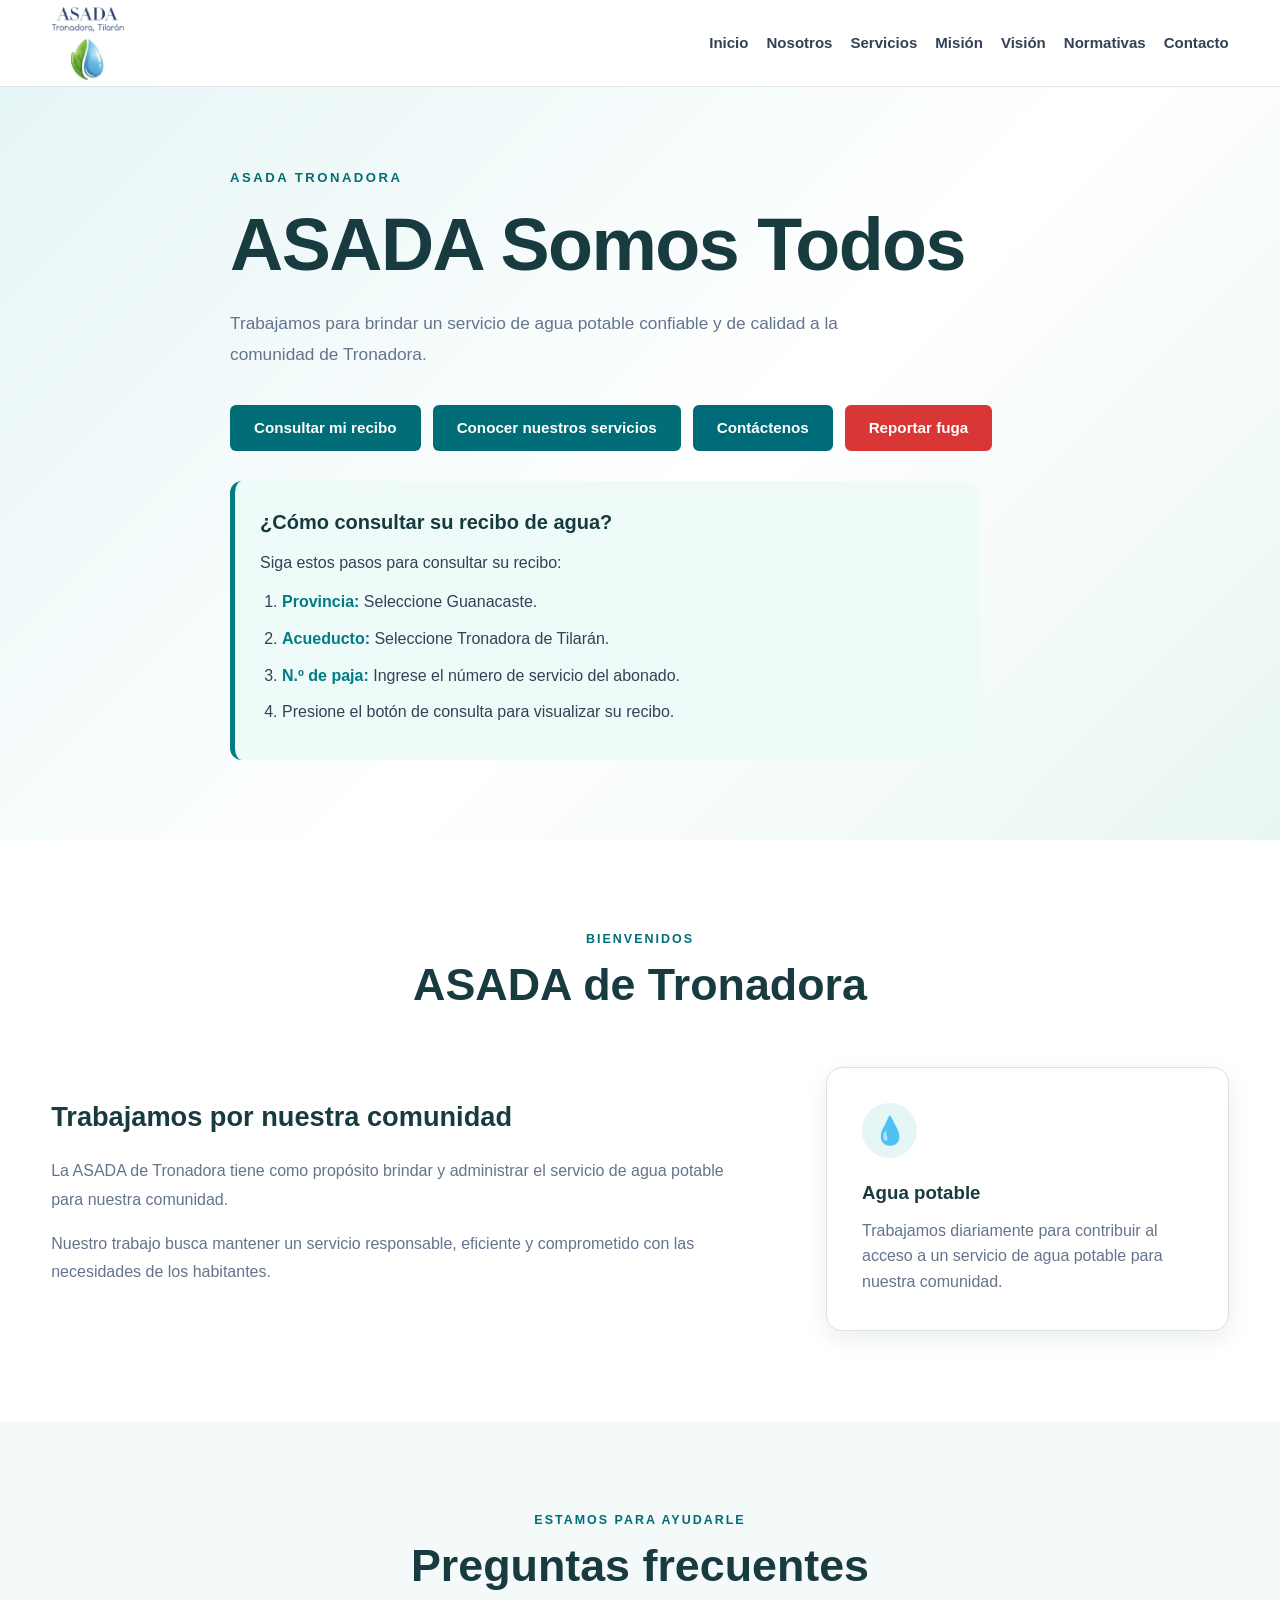
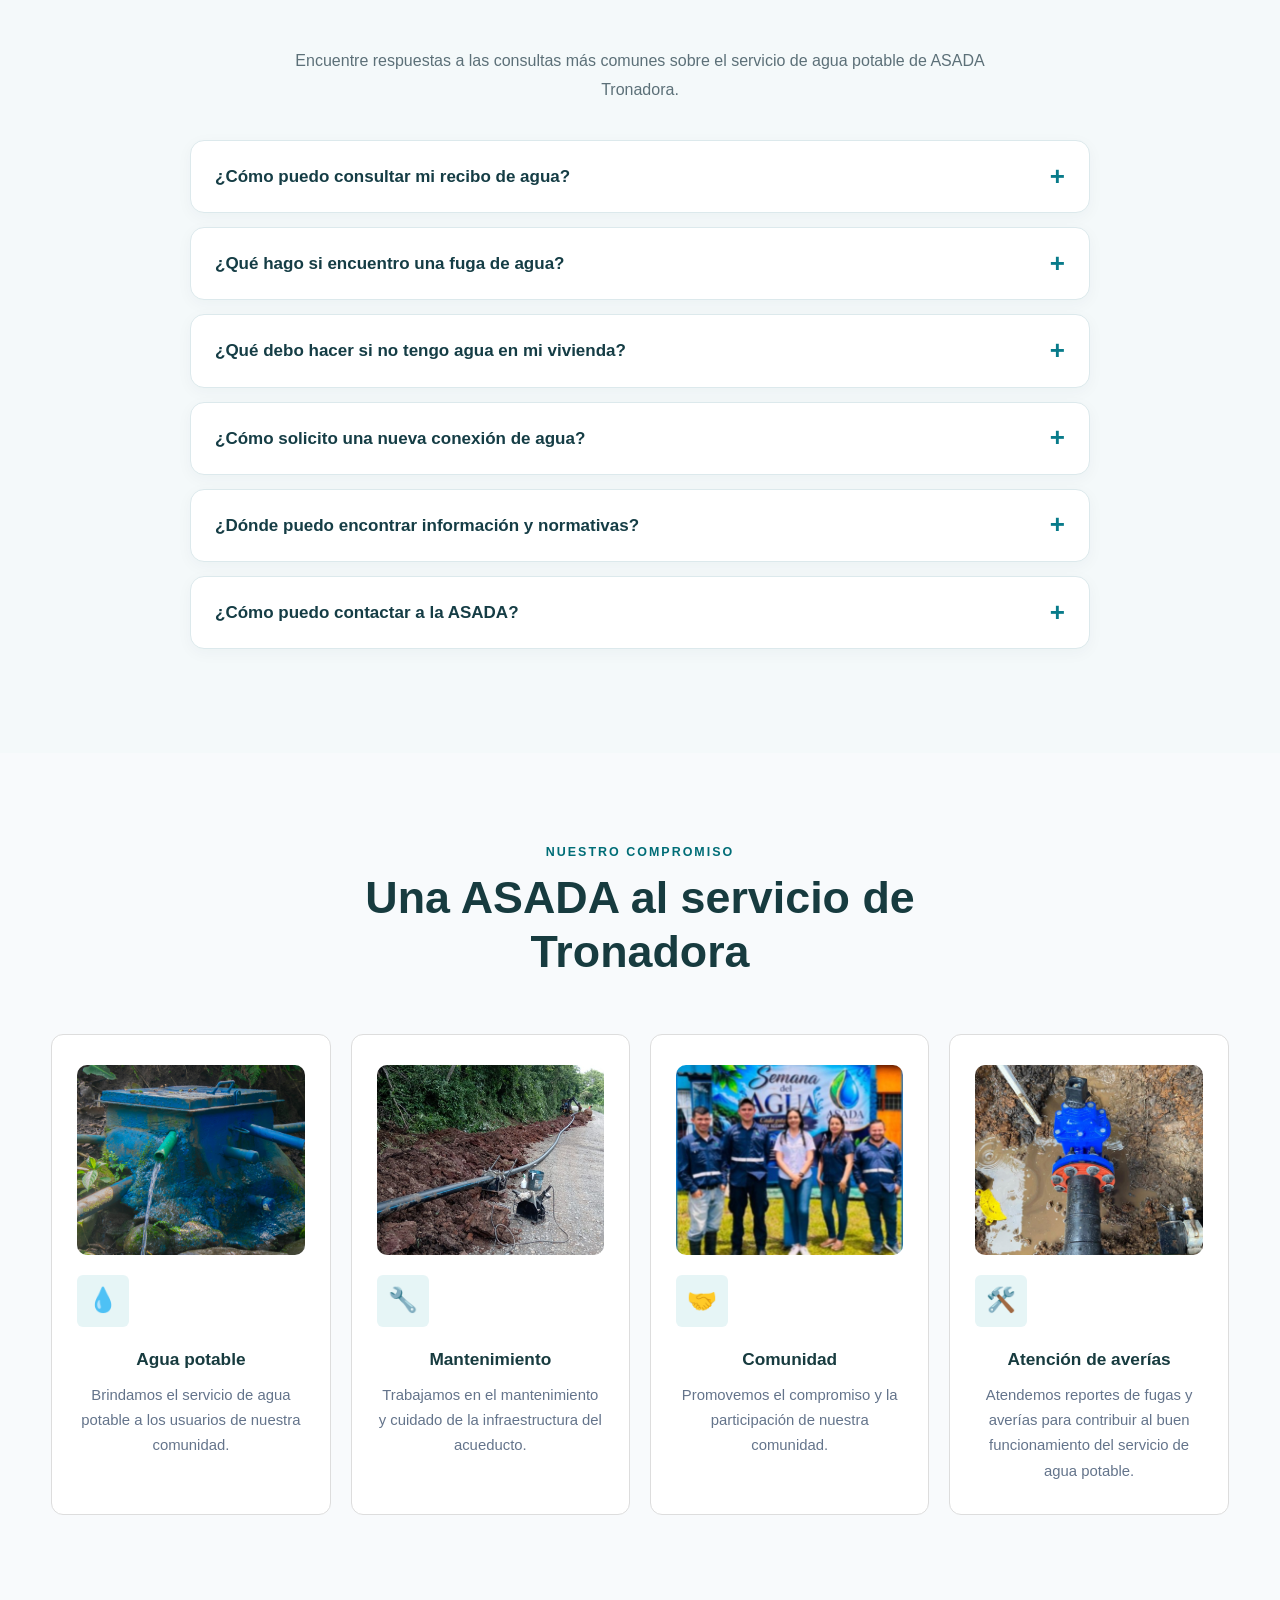
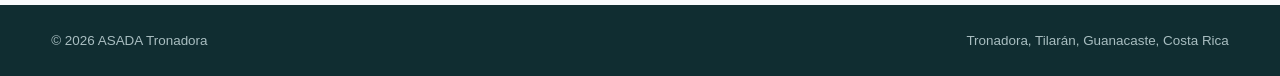
<file: index.html>
<!DOCTYPE html>
<html lang="es">

<head>

    <meta charset="UTF-8">

    <meta name="viewport" content="width=device-width, initial-scale=1.0">

    <title>ASADA Tronadora</title>

    <link rel="stylesheet" href="css/style.css">

</head>

<body>


    <!-- ENCABEZADO -->

    <header class="header">

        <div class="container header-container">

            <a href="index.html" class="logo">
    <img src="img/ASADA.png" alt="ASADA Tronadora">
</a>


<nav class="nav">
    <a href="index.html">Inicio</a>
    <a href="nosotros.html">Nosotros</a>
    <a href="servicios.html">Servicios</a>
    <a href="mision.html">Misión</a>
    <a href="vision.html">Visión</a>
    <a href="normativas.html">Normativas</a>
    <a href="contacto.html">Contacto</a>

</nav>

        </div>

    </header>

    <!-- CONTENIDO PRINCIPAL -->

    <main>



        <!-- INICIO -->

        <section class="hero">

            <div class="container hero-content">

                <p class="hero-subtitle">
                    ASADA TRONADORA
                </p>

               <h1>ASADA Somos Todos</h1>

<p class="hero-text">
    Trabajamos para brindar un servicio de agua potable
    confiable y de calidad a la comunidad de Tronadora.
</p>


                <div class="hero-buttons">

                    <a
    href="https://acueductoscr.com/Recibos?provincia=2&idacueducto=10"
    target="_blank"
    rel="noopener noreferrer"
    class="btn btn-primary"
>
     Consultar mi recibo
</a>

                    <a href="servicios.html" class="btn btn-primary">
                        Conocer nuestros servicios
                    </a>

                    <a href="contacto.html" class="btn btn-secondary">
                        Contáctenos
                    </a>


<a href="servicios.html#reportar-fuga" class="btn btn-fugas">
 Reportar fuga
</a>


                </div>
                <!-- INSTRUCCIONES PARA CONSULTAR RECIBOS -->
<div class="instrucciones-inicio">

    <h3> ¿Cómo consultar su recibo de agua?</h3>

    <p>
        Siga estos pasos para consultar su recibo:
    </p>

    <ol>
        <li><strong>Provincia:</strong> Seleccione Guanacaste.</li>
        <li><strong>Acueducto:</strong> Seleccione Tronadora de Tilarán.</li>
        <li><strong>N.º de paja:</strong> Ingrese el número de servicio del abonado.</li>
        <li>Presione el botón de consulta para visualizar su recibo.</li>
    </ol>

</div>

            </div>

        </section>


        <!-- PRESENTACIÓN -->

        <section class="section">

            <div class="container">

                <div class="section-title">

                    <p>
                        BIENVENIDOS
                    </p>

                    <h2>
                        ASADA de Tronadora
                    </h2>

                </div>


                <div class="about-content">


                    <div class="about-text">

                        <h3>
                            Trabajamos por nuestra comunidad
                        </h3>

                        <p>
                            La ASADA de Tronadora tiene como propósito
                            brindar y administrar el servicio de agua
                            potable para nuestra comunidad.
                        </p>

                        <p>
                            Nuestro trabajo busca mantener un servicio
                            responsable, eficiente y comprometido con
                            las necesidades de los habitantes.
                        </p>

                    </div>


                    <div class="about-card">

                        <div class="card-icon">
                            💧
                        </div>

                        <h3>
                            Agua potable
                        </h3>

                        <p>
                            Trabajamos diariamente para contribuir al
                            acceso a un servicio de agua potable para
                            nuestra comunidad.
                        </p>

                    </div>


                </div>

            </div>

        </section>


<!-- =====================================
     PREGUNTAS FRECUENTES - INICIO
===================================== -->

<section class="section faq-inicio" id="preguntas-frecuentes">

    <div class="container">

        <div class="section-title">
            <p>ESTAMOS PARA AYUDARLE</p>
            <h2>Preguntas frecuentes</h2>
        </div>

        <p class="faq-inicio-descripcion">
            Encuentre respuestas a las consultas más comunes
            sobre el servicio de agua potable de ASADA Tronadora.
        </p>

        <div class="faq-inicio-lista">

            <details class="faq-inicio-item">
                <summary>¿Cómo puedo consultar mi recibo de agua?</summary>
                <p>
                    Ingrese al apartado de consulta de recibos,
                    seleccione Guanacaste, el acueducto Tronadora
                    de Tilarán y escriba su número de paja.
                </p>
            </details>

            <details class="faq-inicio-item">
                <summary>¿Qué hago si encuentro una fuga de agua?</summary>
                <p>
                    Puede reportarla desde la sección de Servicios
                    o comunicarse al 8728-0715.
                </p>
                <a href="servicios.html#reportar-fuga">
                    Reportar una fuga
                </a>
            </details>

            <details class="faq-inicio-item">
                <summary>¿Qué debo hacer si no tengo agua en mi vivienda?</summary>
                <p>
                    Consulte si existe alguna interrupción programada.
                    Si sospecha que se trata de una avería, comuníquese
                    con ASADA Tronadora al 8728-0715.
                </p>
            </details>

            <details class="faq-inicio-item">
                <summary>¿Cómo solicito una nueva conexión de agua?</summary>
                <p>
                    Comuníquese con la oficina de ASADA Tronadora
                    para consultar los requisitos y el procedimiento
                    correspondiente.
                </p>
            </details>

            <details class="faq-inicio-item">
                <summary>¿Dónde puedo encontrar información y normativas?</summary>
                <p>
                    Puede consultar la sección Normativas de esta
                    página para acceder al material informativo
                    disponible.
                </p>
                <a href="normativas.html">Ver normativas</a>
            </details>

            <details class="faq-inicio-item">
                <summary>¿Cómo puedo contactar a la ASADA?</summary>
                <p>
                    Puede comunicarse con la oficina al 2693-1307
                    o visitar nuestra sección de Contacto.
                </p>
                <a href="contacto.html">Ir a Contacto</a>
            </details>

        </div>

    </div>

</section>

        <!-- INFORMACIÓN -->

        <section class="section section-light">

            <div class="container">

                <div class="section-title">

                    <p>
                        NUESTRO COMPROMISO
                    </p>

                    <h2>
                        Una ASADA al servicio de Tronadora
                    </h2>

                </div>


                <div class="services-grid">

    <!-- AGUA POTABLE -->

    <article class="service-card">

        <img
            src="img/agua.jpg"
            alt="Trabajos en la red de agua potable de ASADA Tronadora"
            class="service-image"
        >

        <div class="service-icon">💧</div>

        <h3>Agua potable</h3>

        <p>
            Brindamos el servicio de agua potable a los usuarios
            de nuestra comunidad.
        </p>

    </article>


    <!-- MANTENIMIENTO -->

    <article class="service-card">

        <img
            src="img/mantenimiento.jpeg"
            alt="Trabajos de mantenimiento de ASADA Tronadora"
            class="service-image"
        >

        <div class="service-icon">🔧</div>

        <h3>Mantenimiento</h3>

        <p>
            Trabajamos en el mantenimiento y cuidado de la
            infraestructura del acueducto.
        </p>

    </article>


    <!-- COMUNIDAD -->

<article class="service-card">

    <img
        src="img/comunidad.jpeg"
        alt="Equipo y comunidad de ASADA Tronadora"
        class="service-image"
    >

    <div class="service-icon">🤝</div>

    <h3>Comunidad</h3>

    <p>
        Promovemos el compromiso y la participación
        de nuestra comunidad.
    </p>

</article>


<!-- ATENCIÓN DE AVERÍAS -->

<article class="service-card">

    <img
        src="img/averias.jpeg"
        alt="Atención de averías de ASADA Tronadora"
        class="service-image"
    >

    <div class="service-icon">🛠️</div>

    <h3>Atención de averías</h3>

    <p>
        Atendemos reportes de fugas y averías
        para contribuir al buen funcionamiento
        del servicio de agua potable.
    </p>

</article>


        </div>
</div>
</section>                

    <!-- PIE DE PÁGINA -->

    <footer class="footer">

        <div class="container footer-content">

            <p>
                © 2026 ASADA Tronadora
            </p>

            <p>
                Tronadora, Tilarán, Guanacaste, Costa Rica
            </p>

        </div>

    </footer>


    <!-- JAVASCRIPT -->

    <script src="js/script.js"></script>

</body>

</html>
</file>
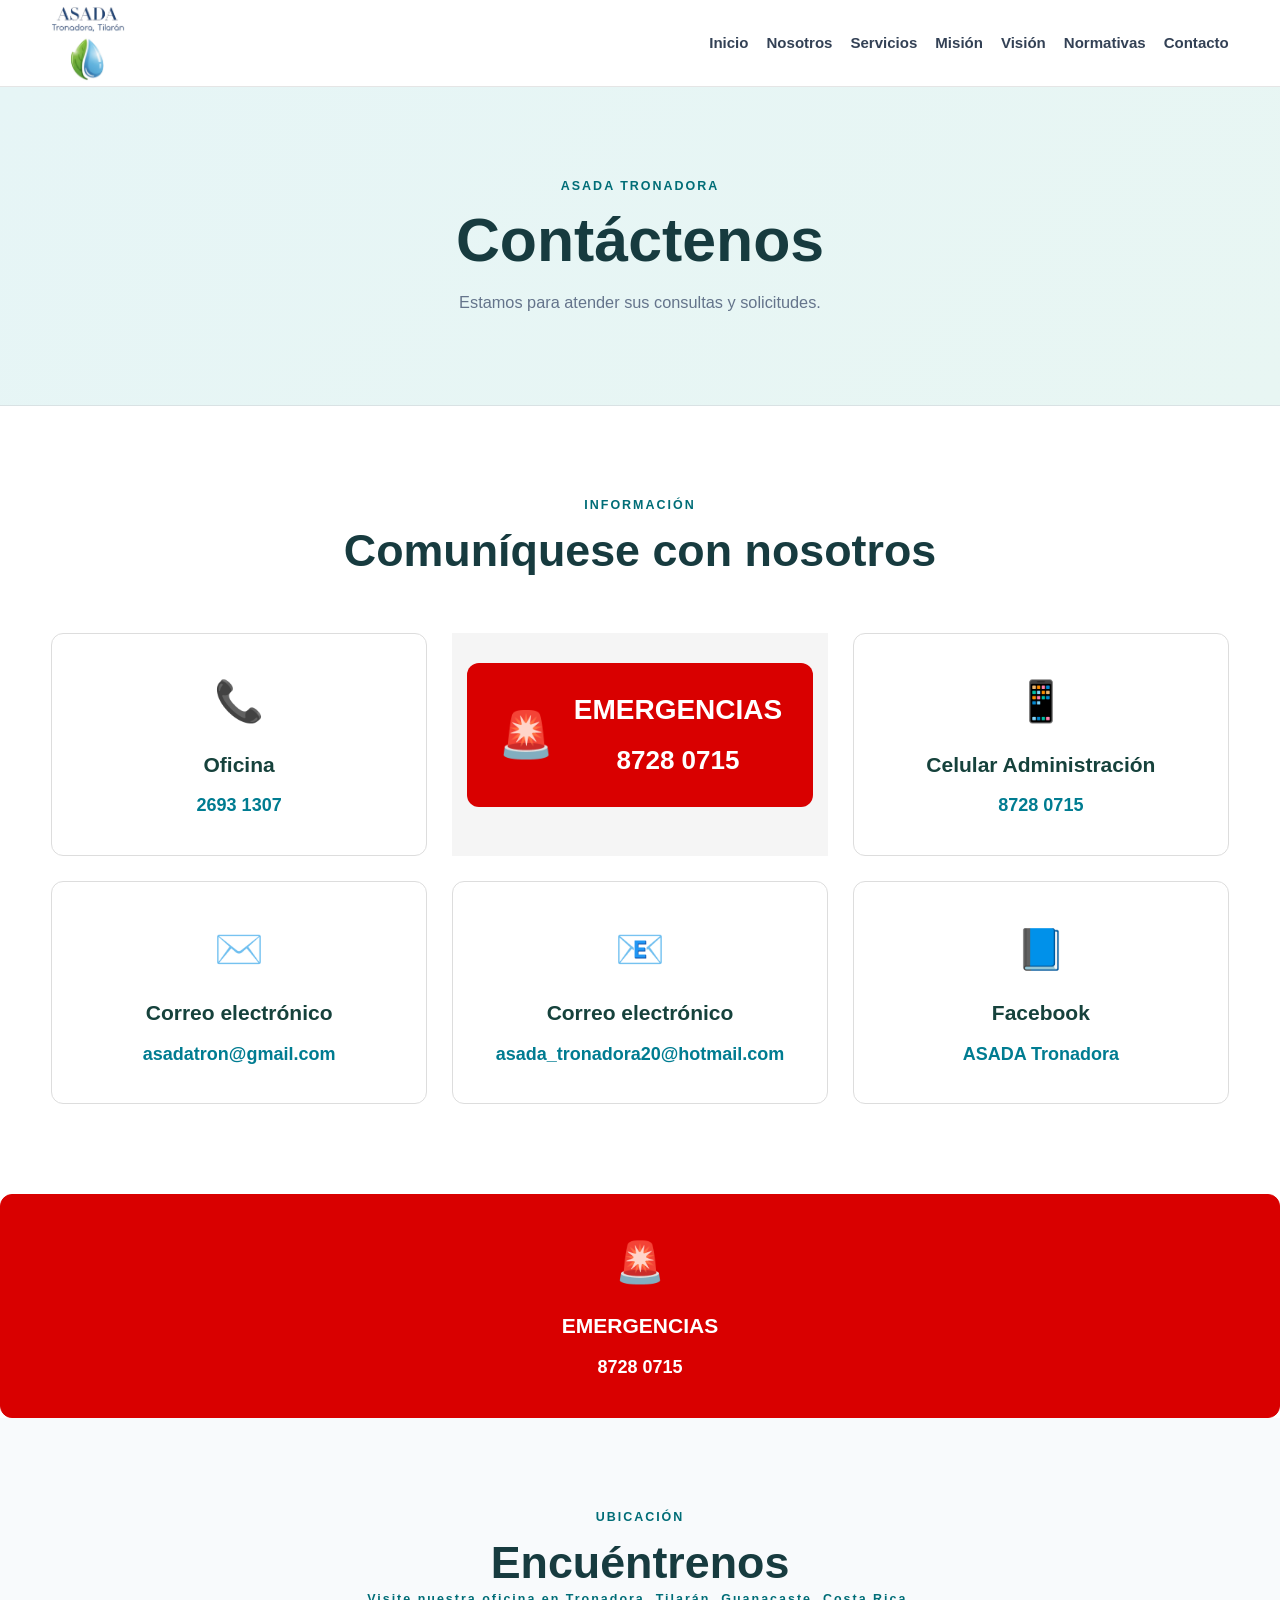
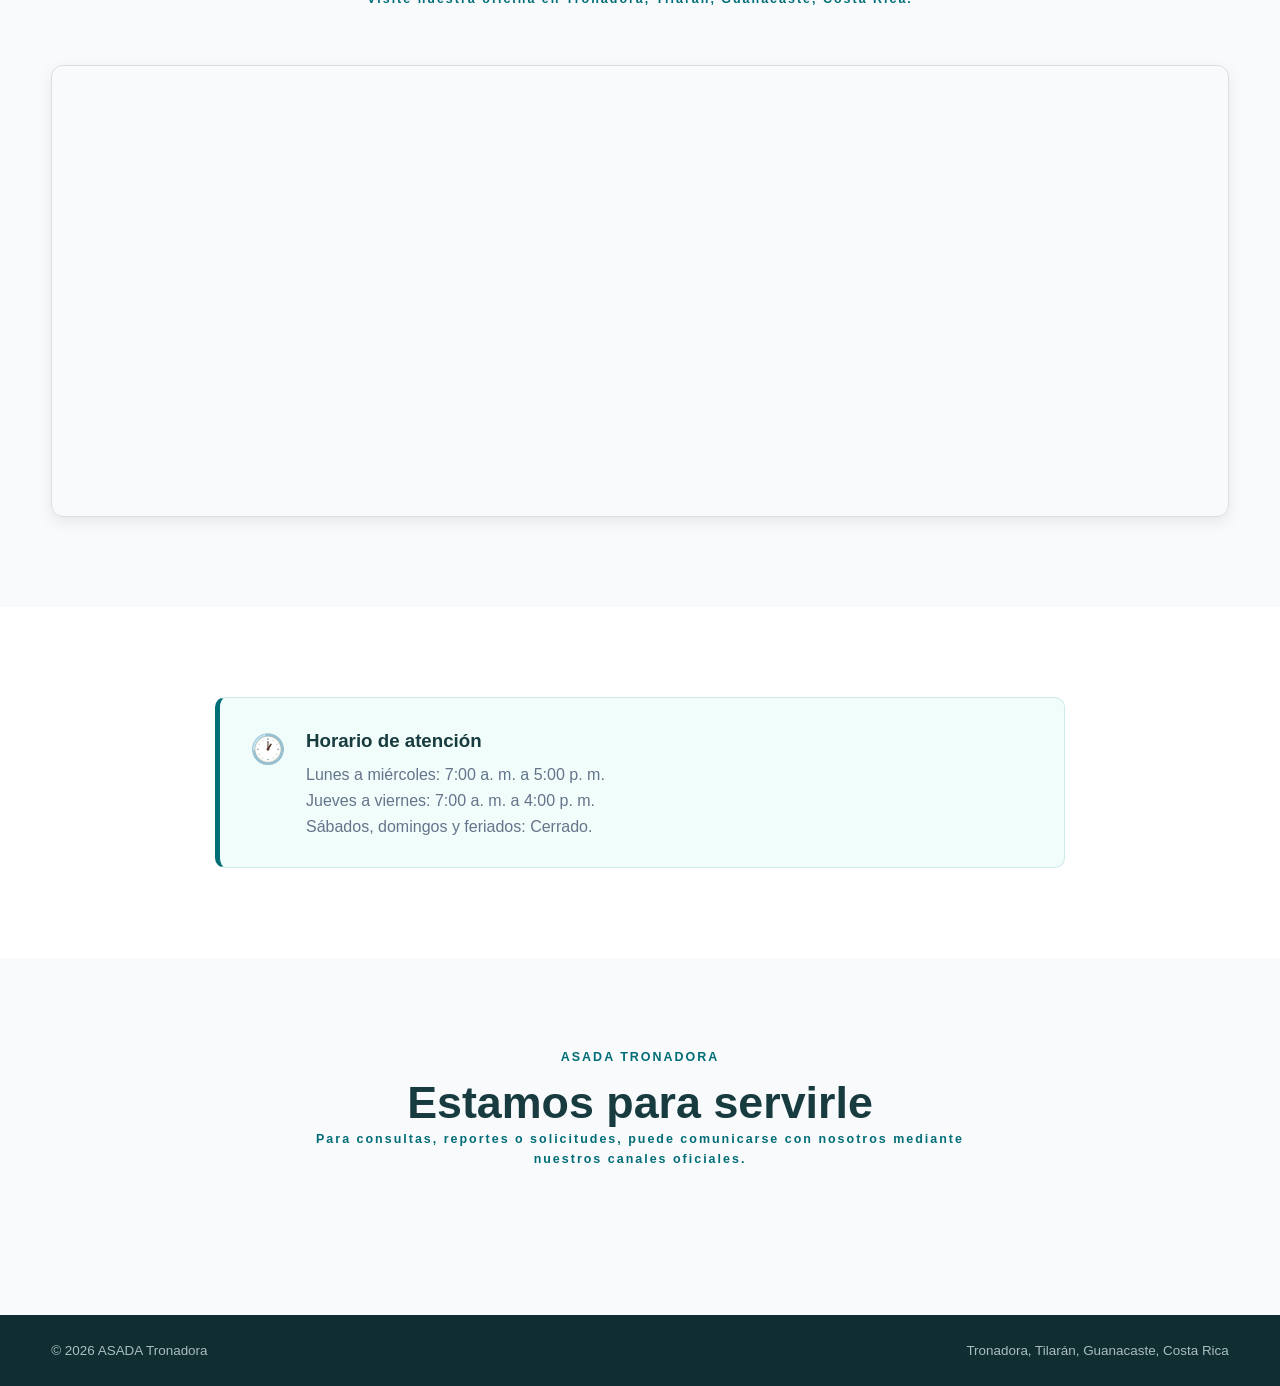
<file: contacto.html>
<!DOCTYPE html>

<html lang="es">
<head>
    <meta charset="UTF-8">
    <meta name="viewport" content="width=device-width, initial-scale=1.0">
    <title>Contacto | ASADA Tronadora</title>
    <link rel="stylesheet" href="css/style.css">
</head>

<body>

<header class="header">
    <div class="container header-container">


    <a href="index.html" class="logo">
    <img src="img/ASADA.png" alt="ASADA Tronadora">
</a>

     

<nav class="nav">
    <a href="index.html">Inicio</a>
    <a href="nosotros.html">Nosotros</a>
    <a href="servicios.html">Servicios</a>
    <a href="mision.html">Misión</a>
    <a href="vision.html">Visión</a>
    <a href="normativas.html">Normativas</a>
    <a href="contacto.html">Contacto</a>
</nav>



</div>


</header>

<main>


<!-- ENCABEZADO -->

<section class="page-header">

    <div class="container">

        <p>ASADA TRONADORA</p>

        <h1>Contáctenos</h1>

        <span>
            Estamos para atender sus consultas y solicitudes.
        </span>

    </div>

</section>


<!-- INFORMACIÓN DE CONTACTO -->

<section class="section">

    <div class="container">

        <div class="section-title">

            <p>INFORMACIÓN</p>

            <h2>Comuníquese con nosotros</h2>

        </div>


        <div class="contact-grid">

            <!-- OFICINA -->

            <a href="tel:26931307" class="contact-card">

                <div class="contact-icon">📞</div>

                <h3>Oficina</h3>

                <p>2693 1307</p>

            </a>


<!-- EMERGENCIAS -->

<section class="emergency-section">

    <div class="container">

        <div class="emergency-box">

            <div class="emergency-icon">🚨</div>

            <div>
                <h2>EMERGENCIAS</h2>

                <a href="tel:87280715">
                    8728 0715
                </a>
            </div>

        </div>

    </div>

</section>




            <!-- CELULAR -->

            <a href="tel:87280715" class="contact-card">

                <div class="contact-icon">📱</div>

                <h3>Celular Administración</h3>

                <p>8728 0715</p>

            </a>


            <!-- CORREO 1 -->

            <a href="mailto:asadatron@gmail.com" class="contact-card">

                <div class="contact-icon">✉️</div>

                <h3>Correo electrónico</h3>

                <p>asadatron@gmail.com</p>

            </a>


            <!-- CORREO 2 -->

            <a href="mailto:asada_tronadora20@hotmail.com" class="contact-card">

                <div class="contact-icon">📧</div>

                <h3>Correo electrónico</h3>

                <p>asada_tronadora20@hotmail.com</p>

            </a>


            <!-- FACEBOOK -->

            <a href="https://www.facebook.com/AsadaTrona/"
               target="_blank"
               class="contact-card">

                <div class="contact-icon">📘</div>

                <h3>Facebook</h3>

                <p>ASADA Tronadora</p>

            </a>

        </div>

    </div>

</section>

<!-- EMERGENCIAS -->

<a href="tel:87280715" class="contact-card emergency-card">

    <div class="contact-icon">🚨</div>

    <h3>EMERGENCIAS</h3>

    <p>8728 0715</p>

</a>



<!-- UBICACIÓN -->

<section class="section section-light">

    <div class="container">

        <div class="section-title">

            <p>UBICACIÓN</p>

            <h2>Encuéntrenos</h2>

            <p>
                Visite nuestra oficina en Tronadora,
                Tilarán, Guanacaste, Costa Rica.
            </p>

        </div>


        <div class="map-container">

            <iframe
                src="https://www.google.com/maps?q=10.5006043,-84.9230503&z=17&output=embed"
                width="100%"
                height="450"
                style="border:0;"
                allowfullscreen=""
                loading="lazy"
                referrerpolicy="no-referrer-when-downgrade">
            </iframe>

        </div>

    </div>

</section>



<!-- HORARIO -->

<section class="section">

    <div class="container">

        <div class="notice">

            <div class="notice-icon">🕐</div>

            <div>

                <h3>Horario de atención</h3>

                <p>
                    Lunes a miércoles: 7:00 a. m. a 5:00 p. m.
                </p>

                <p>
                    Jueves a viernes: 7:00 a. m. a 4:00 p. m.
                </p>

                <p>
                    Sábados, domingos y feriados: Cerrado.
                </p>

            </div>

        </div>

    </div>

</section>




<!-- MENSAJE FINAL -->

<section class="section section-light">

    <div class="container">

        <div class="section-title">

            <p>ASADA TRONADORA</p>

            <h2>Estamos para servirle</h2>

            <p>
                Para consultas, reportes o solicitudes,
                puede comunicarse con nosotros mediante
                nuestros canales oficiales.
            </p>

        </div>

    </div>

</section>


</main>

<footer class="footer">


<div class="container footer-content">

    <p>© 2026 ASADA Tronadora</p>

    <p>
        Tronadora, Tilarán, Guanacaste, Costa Rica
    </p>

</div>


</footer>

<script src="js/script.js"></script>

</body>
</html>
</file>
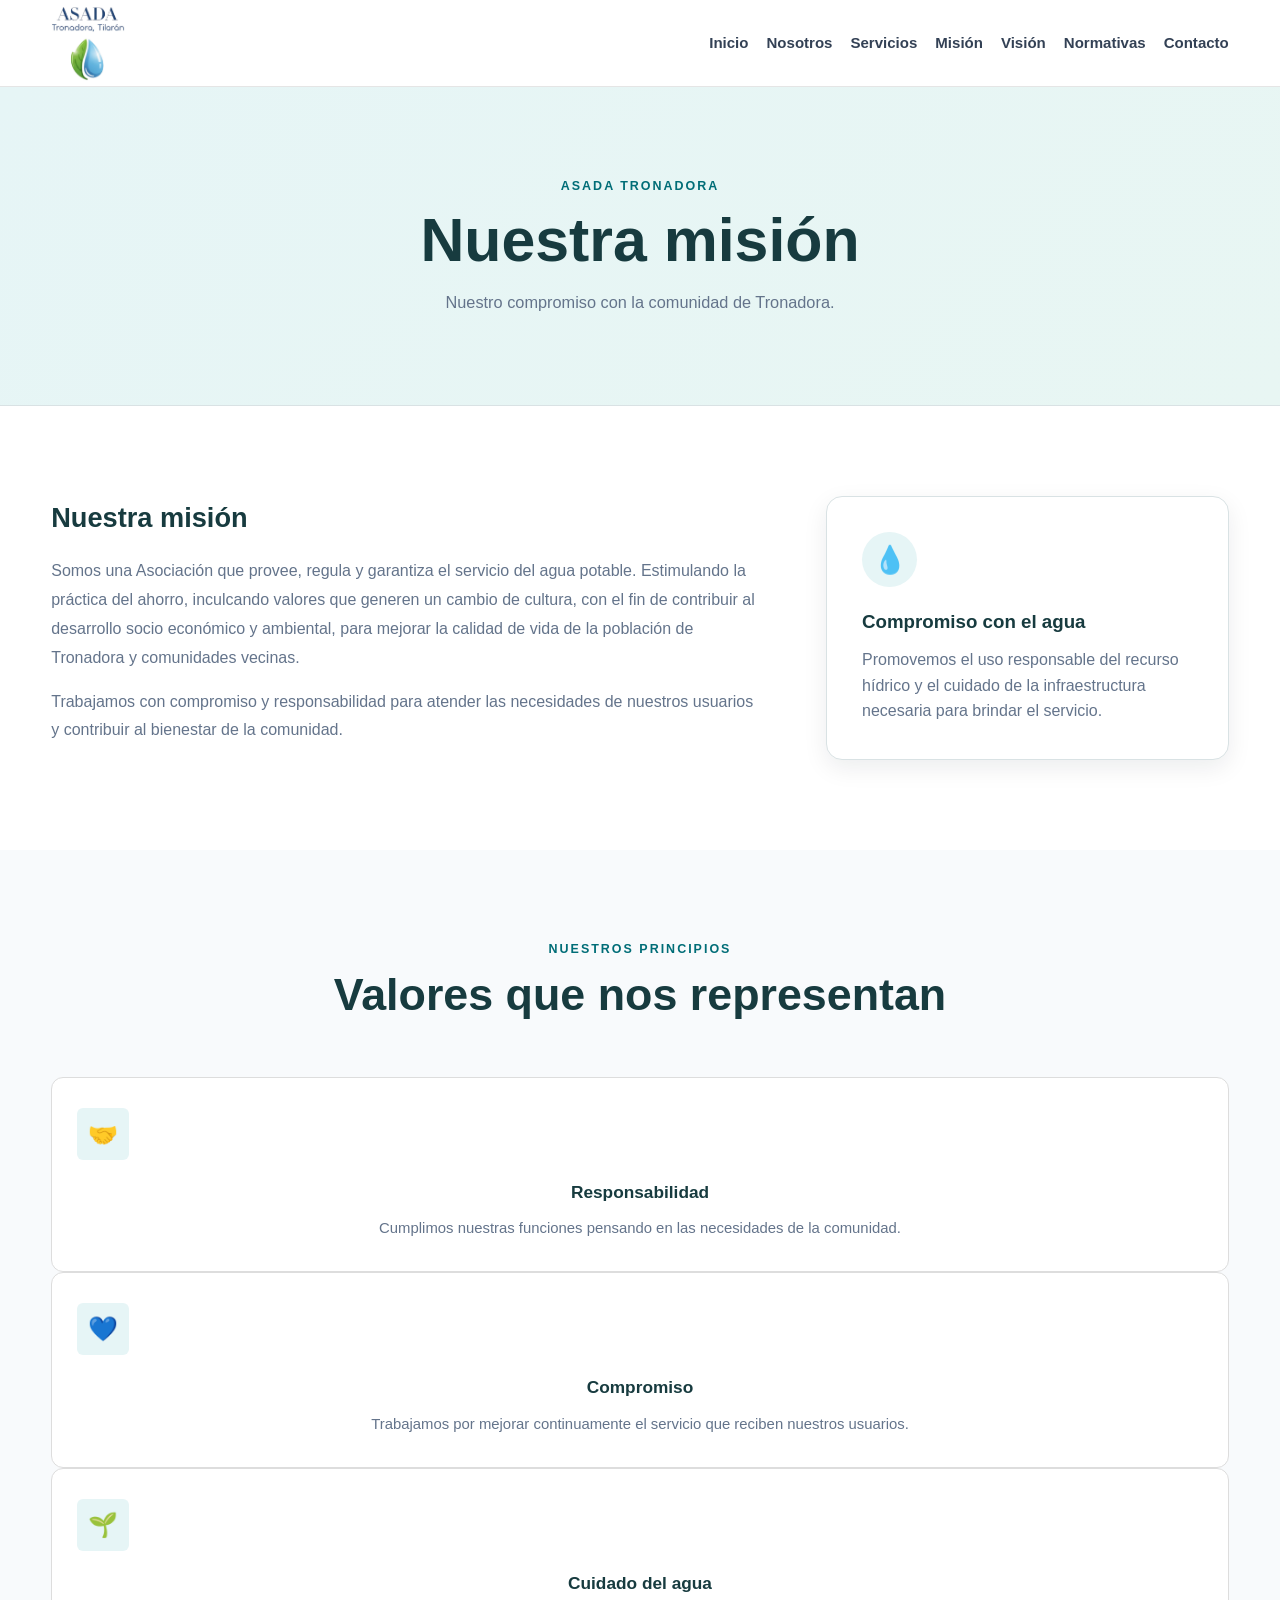
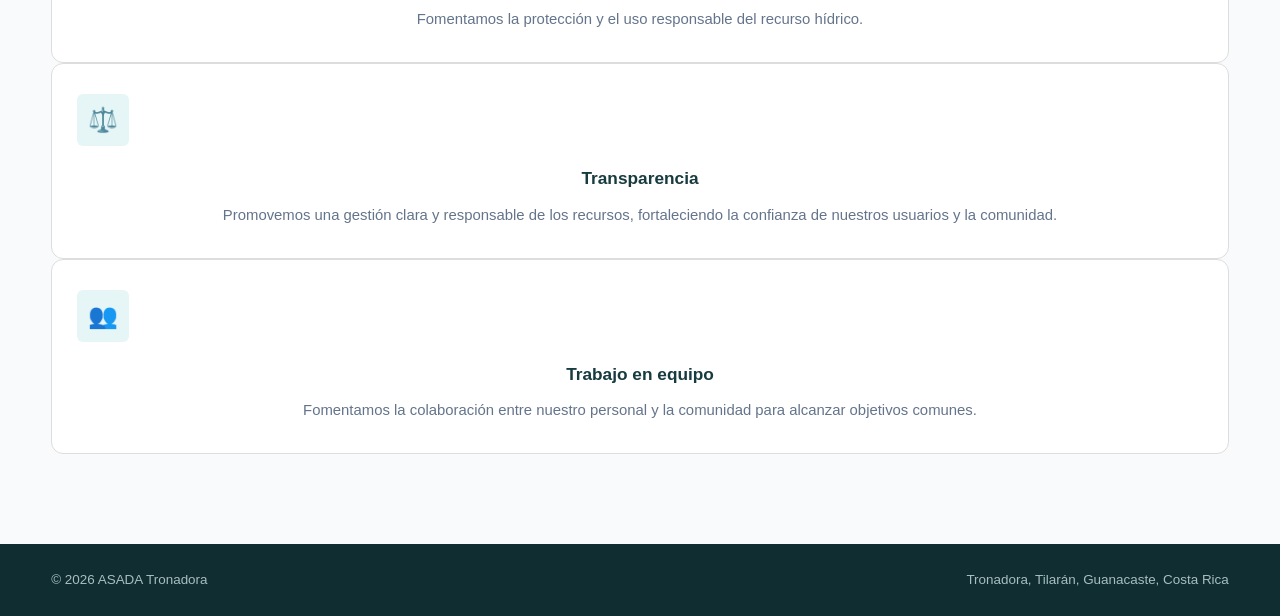
<file: mision.html>
<!DOCTYPE html>
<html lang="es">

<head>

    <meta charset="UTF-8">

    <meta name="viewport" content="width=device-width, initial-scale=1.0">

    <title>Misión | ASADA Tronadora</title>

    <link rel="stylesheet" href="css/style.css">

</head>

<body>


    <!-- ENCABEZADO -->

    <header class="header">

        <div class="container header-container">

            <a href="index.html" class="logo">
    <img src="img/ASADA.png" alt="ASADA Tronadora">
</a>


            

<nav class="nav">
    <a href="index.html">Inicio</a>
    <a href="nosotros.html">Nosotros</a>
    <a href="servicios.html">Servicios</a>
    <a href="mision.html">Misión</a>
    <a href="vision.html">Visión</a>
    <a href="normativas.html">Normativas</a>
    <a href="contacto.html">Contacto</a>
</nav>


        </div>

    </header>


    <!-- CONTENIDO -->

    <main>


        <!-- TITULO -->

        <section class="page-header">

            <div class="container">

                <p>
                    ASADA TRONADORA
                </p>

                <h1>
                    Nuestra misión
                </h1>

                <span>
                    Nuestro compromiso con la comunidad de Tronadora.
                </span>

            </div>

        </section>


        <!-- MISION -->

        <section class="section">

            <div class="container">

                <div class="about-content">


                    <div class="about-text">

                        <h3>
                            Nuestra misión
                        </h3>

                        <p>
                            Somos una Asociación que provee, regula y garantiza el servicio del agua potable.
                            Estimulando la práctica del ahorro, inculcando valores que generen un cambio de cultura, con el fin de
                            contribuir al desarrollo socio económico y ambiental, para mejorar la calidad de vida de la población de Tronadora y comunidades
                            vecinas.
                        </p>

                        <p>
                            Trabajamos con compromiso y responsabilidad
                            para atender las necesidades de nuestros
                            usuarios y contribuir al bienestar de la
                            comunidad.
                        </p>

                    </div>


                    <div class="about-card">

                        <div class="card-icon">
                           💧 
                        </div>

                        <h3>
                            Compromiso con el agua
                        </h3>

                        <p>
                            Promovemos el uso responsable del recurso
                            hídrico y el cuidado de la infraestructura
                            necesaria para brindar el servicio.
                        </p>

                    </div>


                </div>

            </div>

        </section>


        <!-- VALORES -->

        <section class="section section-light">

            <div class="container">

                <div class="section-title">

                    <p>
                        NUESTROS PRINCIPIOS
                    </p>

                    <h2>
                        Valores que nos representan
                    </h2>

                </div>


                <div class="services-grid values-grid"></div>


                    <article class="service-card">

                        <div class="service-icon">
                          🤝  
                        </div>

                        <h3>
                            Responsabilidad
                        </h3>

                        <p>
                            Cumplimos nuestras funciones pensando
                            en las necesidades de la comunidad.
                        </p>

                    </article>


                    <article class="service-card">

                        <div class="service-icon">
                          💙  
                        </div>

                        <h3>
                            Compromiso
                        </h3>

                        <p>
                            Trabajamos por mejorar continuamente
                            el servicio que reciben nuestros usuarios.
                        </p>

                    </article>


                    <article class="service-card">

                        <div class="service-icon">
                           🌱 
                        </div>

                        <h3>
                            Cuidado del agua
                        </h3>

                        <p>
                            Fomentamos la protección y el uso
                            responsable del recurso hídrico.
                        </p>

                    </article>

                    <!-- TRANSPARENCIA -->

<article class="service-card">

    <div class="service-icon">⚖️</div>

    <h3>Transparencia</h3>

    <p>
        Promovemos una gestión clara y responsable
        de los recursos, fortaleciendo la confianza
        de nuestros usuarios y la comunidad.
    </p>

</article>


<!-- TRABAJO EN EQUIPO -->

<article class="service-card">

    <div class="service-icon">👥</div>

    <h3>Trabajo en equipo</h3>

    <p>
        Fomentamos la colaboración entre nuestro
        personal y la comunidad para alcanzar
        objetivos comunes.
    </p>

</article>

                </div>

            </div>

        </section>


    </main>


    <!-- PIE DE PÁGINA -->

    <footer class="footer">

        <div class="container footer-content">

            <p>
                © 2026 ASADA Tronadora
            </p>

            <p>
                Tronadora, Tilarán, Guanacaste, Costa Rica
            </p>

        </div>

    </footer>


    <!-- JAVASCRIPT -->

    <script src="js/script.js"></script>

</body>

</html>
</file>
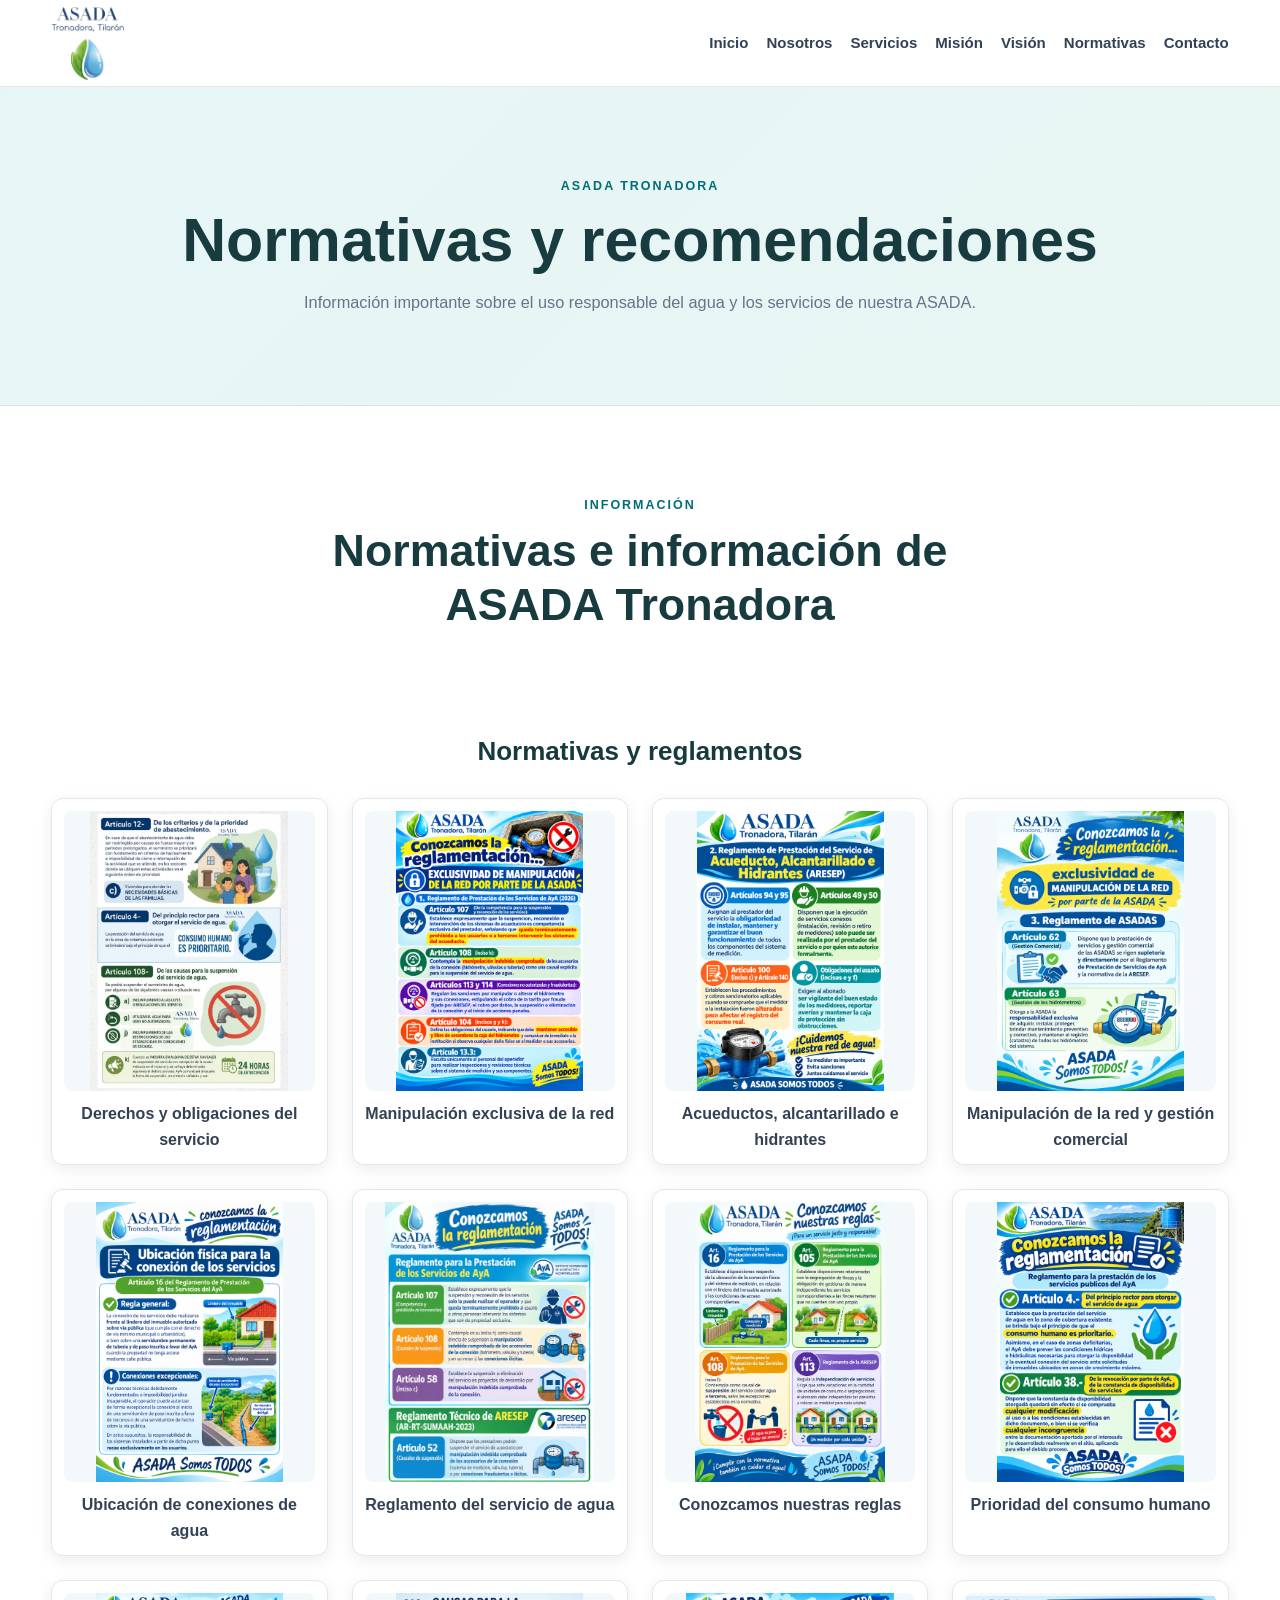
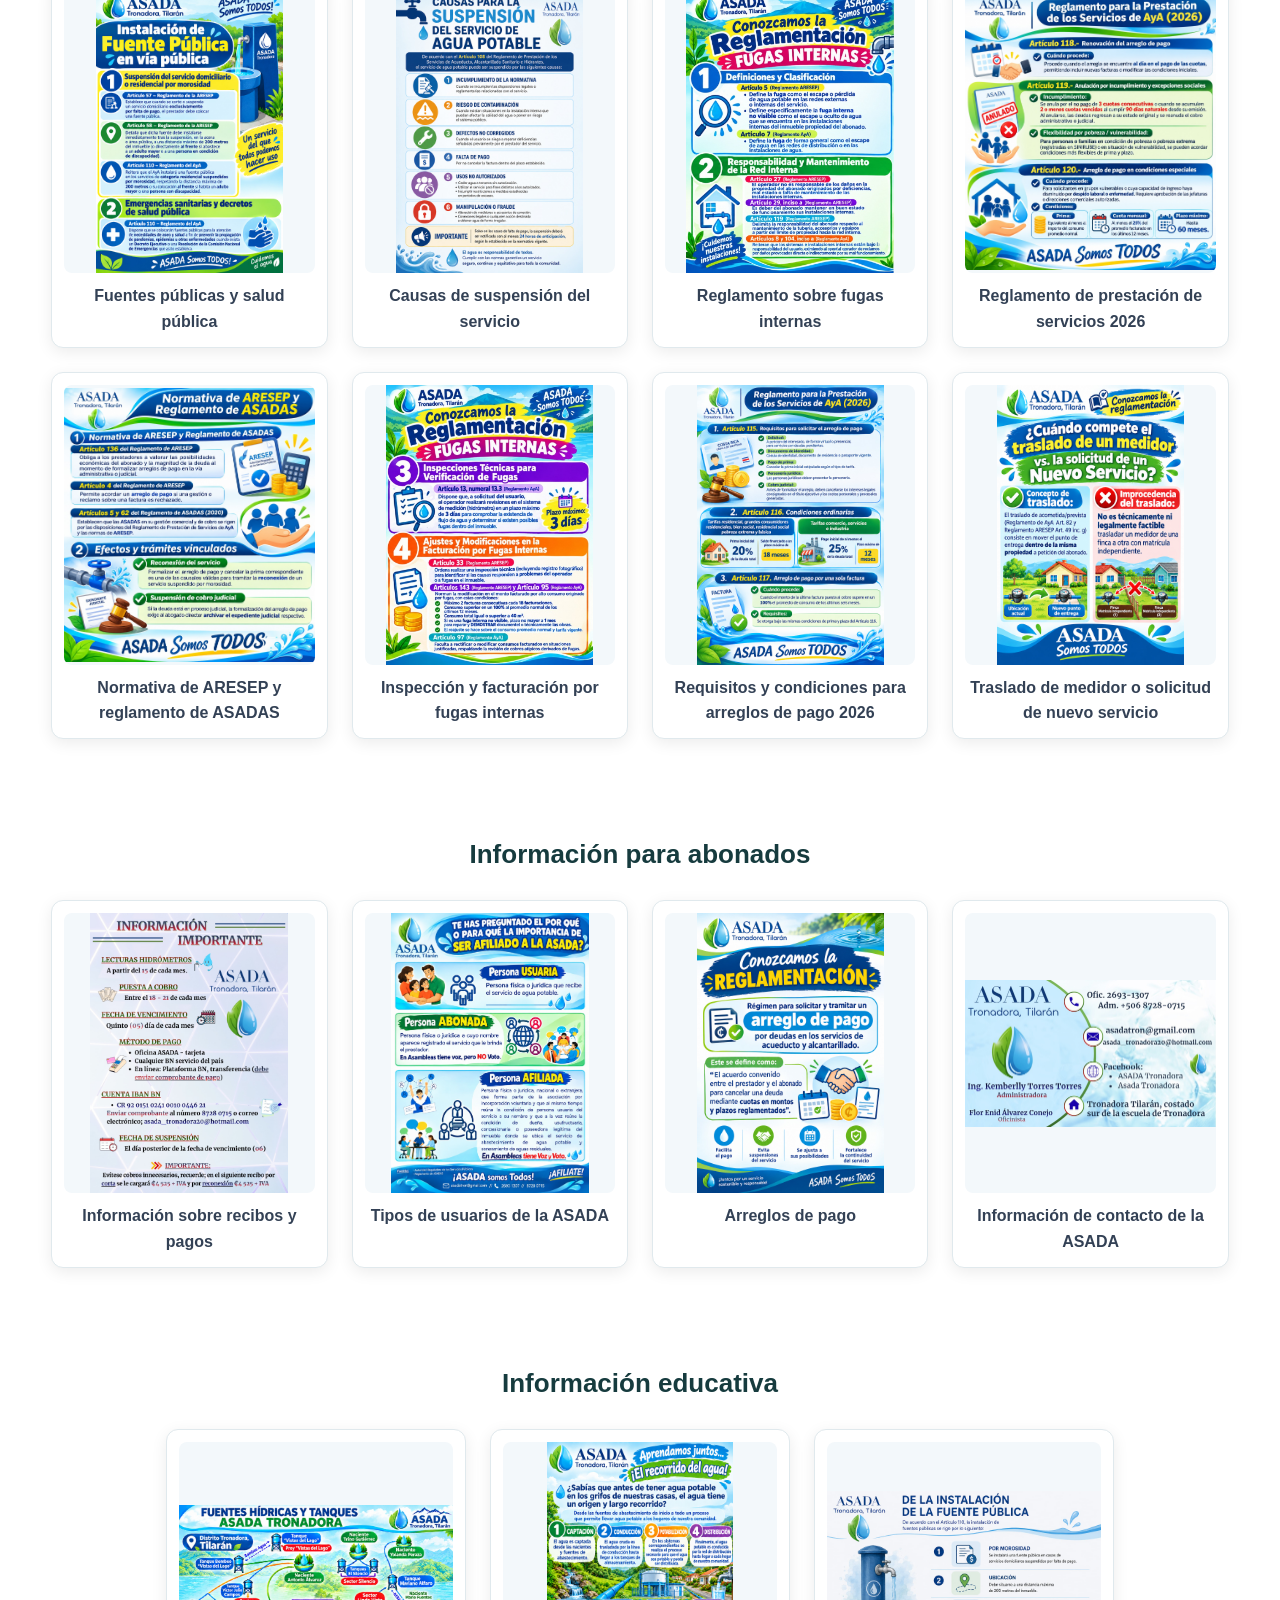
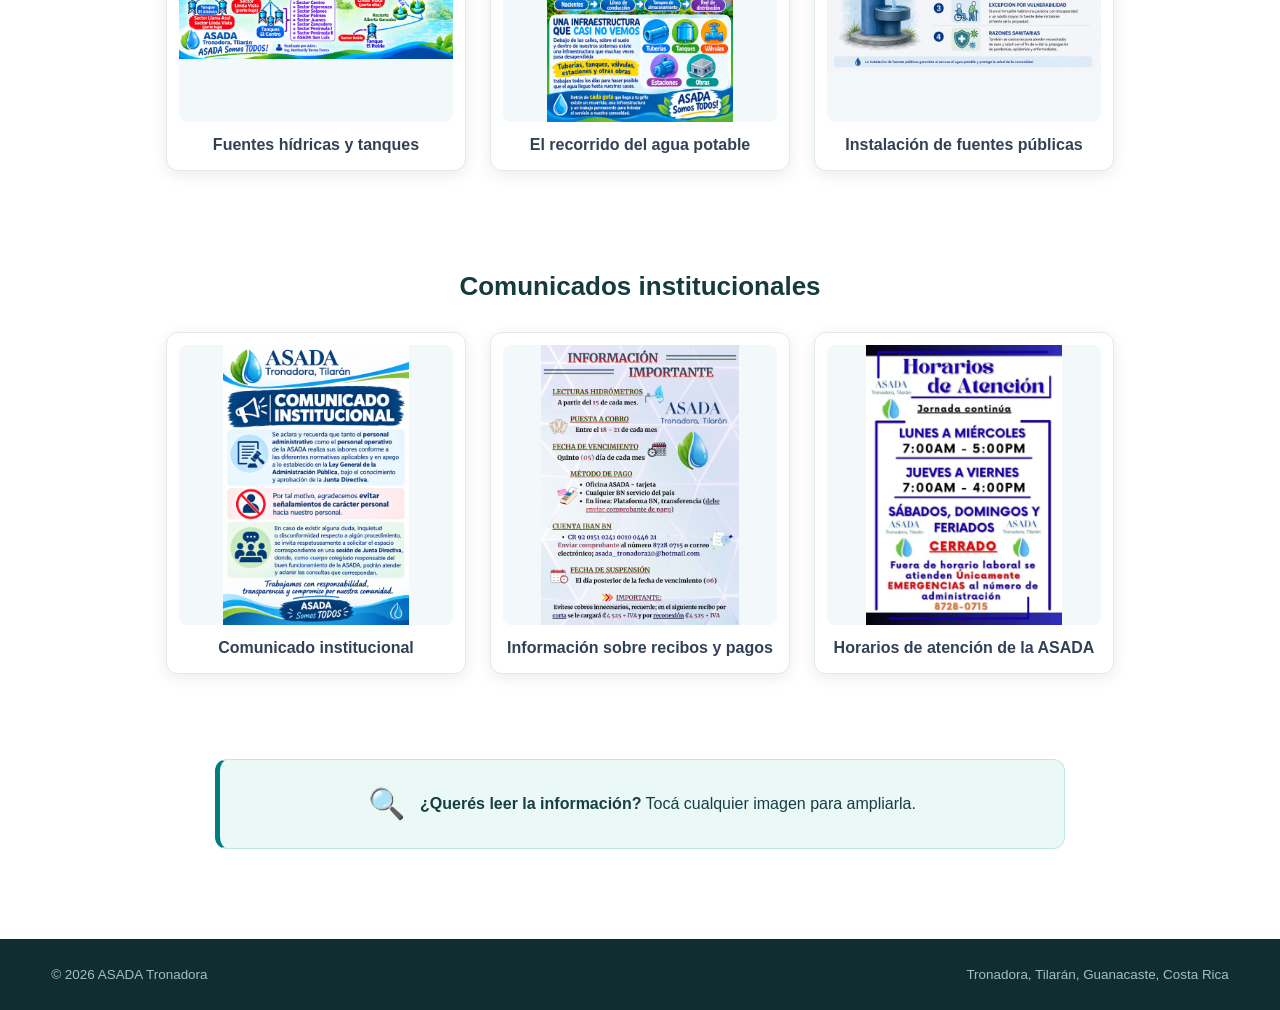
<file: normativas.html>
<!DOCTYPE html>
<html lang="es">
<head>
  <meta charset="UTF-8">
  <meta name="viewport" content="width=device-width, initial-scale=1.0">
  <title>Normativas | ASADA Tronadora</title>
  <link rel="stylesheet" href="css/style.css">

  <style>
    .normativas-categoria {
      margin-top: 45px;
      color: #163b3e;
      font-size: 26px;
    }

    .normativas-grid {
      display: grid;
      grid-template-columns: repeat(4, minmax(0, 1fr));
      gap: 24px;
      margin-top: 25px;
    }

    .normativa-card {
      background: white;
      padding: 12px;
      border-radius: 12px;
      text-align: center;
      box-shadow: 0 4px 16px rgba(0,0,0,0.08);
    }

    .normativa-card img {
      width: 100%;
      height: 280px;
      object-fit: contain;
      border-radius: 8px;
      cursor: zoom-in;
    }

    .normativa-card p {
      margin-top: 10px;
      font-weight: 600;
    }

    .visor-normativa {
      display: none;
      position: fixed;
      inset: 0;
      background: rgba(0,0,0,0.92);
      z-index: 9999;
      align-items: center;
      justify-content: center;
      padding: 45px 15px;
    }

    .visor-normativa.activo {
      display: flex;
    }

    .visor-normativa img {
      max-width: 95%;
      max-height: 85vh;
      object-fit: contain;
    }

    .cerrar-visor {
      position: absolute;
      top: 12px;
      right: 25px;
      font-size: 40px;
      color: white;
      background: none;
      border: none;
      cursor: pointer;
    }

    @media (max-width: 950px) {
      .normativas-grid {
        grid-template-columns: repeat(2, 1fr);
      }
    }

    @media (max-width: 550px) {
      .normativas-grid {
        grid-template-columns: 1fr;
      }
    }
  </style>
</head>

<body>
  <header class="header">
    <div class="container header-container">
      <a href="index.html" class="logo">
        <img src="img/ASADA.png" alt="ASADA Tronadora">
      </a>

      <nav class="nav">
        <a href="index.html">Inicio</a>
        <a href="nosotros.html">Nosotros</a>
        <a href="servicios.html">Servicios</a>
        <a href="mision.html">Misión</a>
        <a href="vision.html">Visión</a>
        <a href="normativas.html">Normativas</a>
        <a href="contacto.html">Contacto</a>
      </nav>
    </div>
  </header>

  <main>
    <section class="page-header">
      <div class="container">
        <p>ASADA TRONADORA</p>
        <h1>Normativas y recomendaciones</h1>
        <span>
          Información importante sobre el uso responsable
          del agua y los servicios de nuestra ASADA.
        </span>
      </div>
    </section>

    <section class="section">
      <div class="container">
        <div class="section-title">
          <p>INFORMACIÓN</p>
          <h2>Normativas e información de ASADA Tronadora</h2>
        </div>

        <div id="galeria-normativas"></div>

        <div class="mensaje-normativas">
          <span>🔍</span>
          <p>
            <strong>¿Querés leer la información?</strong>
            Tocá cualquier imagen para ampliarla.
          </p>
        </div>
      </div>
    </section>
  </main>

  <footer class="footer">
    <div class="container footer-content">
      <p>© 2026 ASADA Tronadora</p>
      <p>Tronadora, Tilarán, Guanacaste, Costa Rica</p>
    </div>
  </footer>

  <div class="visor-normativa" id="visorNormativa">
    <button class="cerrar-visor" id="cerrarVisor"
            aria-label="Cerrar imagen">&times;</button>
    <img id="imagenAmpliada" alt="Imagen ampliada">
  </div>

  <script src="js/script.js"></script>

  <script>
    // Cada imagen conserva su nombre original.
    const categorias = [
      {
        nombre: "Normativas y reglamentos",
        imagenes: [
          ["normativa-5.jpeg", "Derechos y obligaciones del servicio"],
          ["normativa -9.jpeg", "Manipulación exclusiva de la red"],
          ["normativa-10.jpeg", "Acueductos, alcantarillado e hidrantes"],
          ["normativa-11.jpeg", "Manipulación de la red y gestión comercial"],
          ["normativa-12.jpeg", "Ubicación de conexiones de agua"],
          ["normativa-13.jpeg", "Reglamento del servicio de agua"],
          ["normativa -14.jpeg", "Conozcamos nuestras reglas"],
          ["normativa-16.jpeg", "Prioridad del consumo humano"],
          ["normativa-17.jpeg", "Fuentes públicas y salud pública"],
          ["normativa-19.jpeg", "Causas de suspensión del servicio"],
          ["normativa-20.jpeg", "Reglamento sobre fugas internas"],
          ["normativa-21.jpeg", "Reglamento de prestación de servicios 2026"],
          ["normativa-22.jpeg", "Normativa de ARESEP y reglamento de ASADAS"],
          ["Normativa.jpeg", "Inspección y facturación por fugas internas"],
          ["ñ.jpeg", "Requisitos y condiciones para arreglos de pago 2026"],
["j.jpeg", "Traslado de medidor o solicitud de nuevo servicio"]
        ]
      },
      {
        nombre: "Información para abonados",
        imagenes: [
          ["normativa-4.jpeg", "Información sobre recibos y pagos"],
          ["normativa-6.jpeg", "Tipos de usuarios de la ASADA"],
          ["normativa-18.jpeg", "Arreglos de pago"],
          ["n.jpeg", "Información de contacto de la ASADA"]
        ]
      },
     
      {
        nombre: "Información educativa",
        imagenes: [
          ["normativa-1.jpeg", "Fuentes hídricas y tanques"],
          ["normativa -7.jpeg", "El recorrido del agua potable"],
          ["normativa-15.jpeg", "Instalación de fuentes públicas"]
        ]
      },
      
{
    nombre: "Comunicados institucionales",
    imagenes: [
        ["normativa-2.jpeg", "Comunicado institucional"],
        ["informacion-pagos.jpeg.jpeg", "Información sobre recibos y pagos"],
        ["horarios-atencion.jpeg.jpeg", "Horarios de atención de la ASADA"]
    ]
}

];


    const galeria = document.getElementById("galeria-normativas");
    galeria.style.display = "flex";
galeria.style.flexDirection = "column";
galeria.style.alignItems = "center";
    const visor = document.getElementById("visorNormativa");
    const ampliada = document.getElementById("imagenAmpliada");

    categorias.forEach(categoria => {
      const titulo = document.createElement("h3");
      
      titulo.className = "normativas-categoria";
      titulo.textContent = categoria.nombre;
      galeria.appendChild(titulo);

      const grid = document.createElement("div");
grid.className = "normativas-grid";


      categoria.imagenes.forEach(([archivo, descripcion]) => {
        const tarjeta = document.createElement("article");
        tarjeta.className = "normativa-card";

        const imagen = document.createElement("img");
        imagen.src = "img/normativas/" + archivo;
        imagen.alt = descripcion;
        imagen.loading = "lazy";
        imagen.tabIndex = 0;
        imagen.setAttribute("role", "button");
        imagen.setAttribute("aria-label", "Ampliar: " + descripcion);

        const texto = document.createElement("p");
        texto.textContent = descripcion;

        function abrirImagen() {
          ampliada.src = imagen.src;
          ampliada.alt = descripcion;
          visor.classList.add("activo");
          document.body.style.overflow = "hidden";
        }

        imagen.addEventListener("click", abrirImagen);

        imagen.addEventListener("keydown", evento => {
          if (evento.key === "Enter" || evento.key === " ") {
            evento.preventDefault();
            abrirImagen();
          }
        });

        tarjeta.appendChild(imagen);
        tarjeta.appendChild(texto);
        grid.appendChild(tarjeta);
      });

      galeria.appendChild(grid);
    });

    function cerrarVisor() {
      visor.classList.remove("activo");
      document.body.style.overflow = "";
      ampliada.removeAttribute("src");
    }

    document.getElementById("cerrarVisor")
      .addEventListener("click", cerrarVisor);

    visor.addEventListener("click", evento => {
      if (evento.target === visor) cerrarVisor();
    });

    document.addEventListener("keydown", evento => {
      if (evento.key === "Escape") cerrarVisor();
    });
  </script>
</body>
</html>
</file>
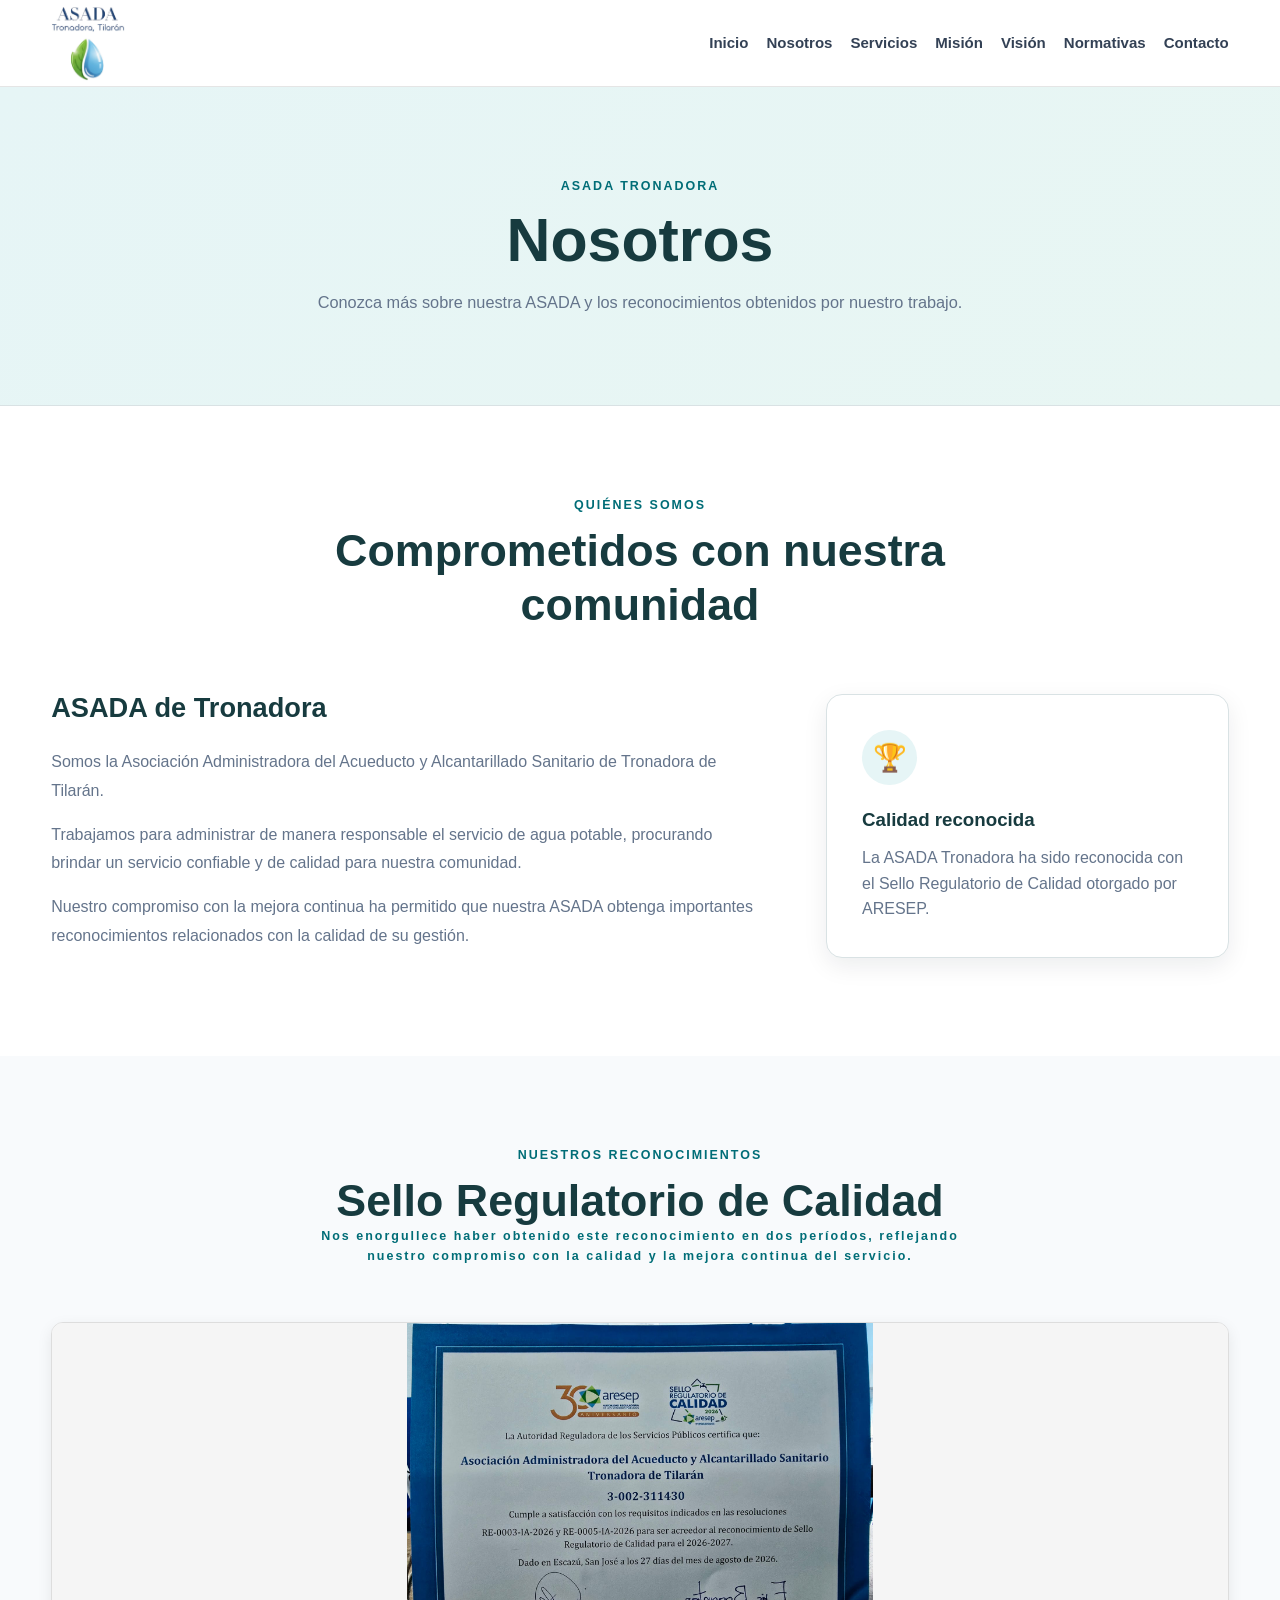
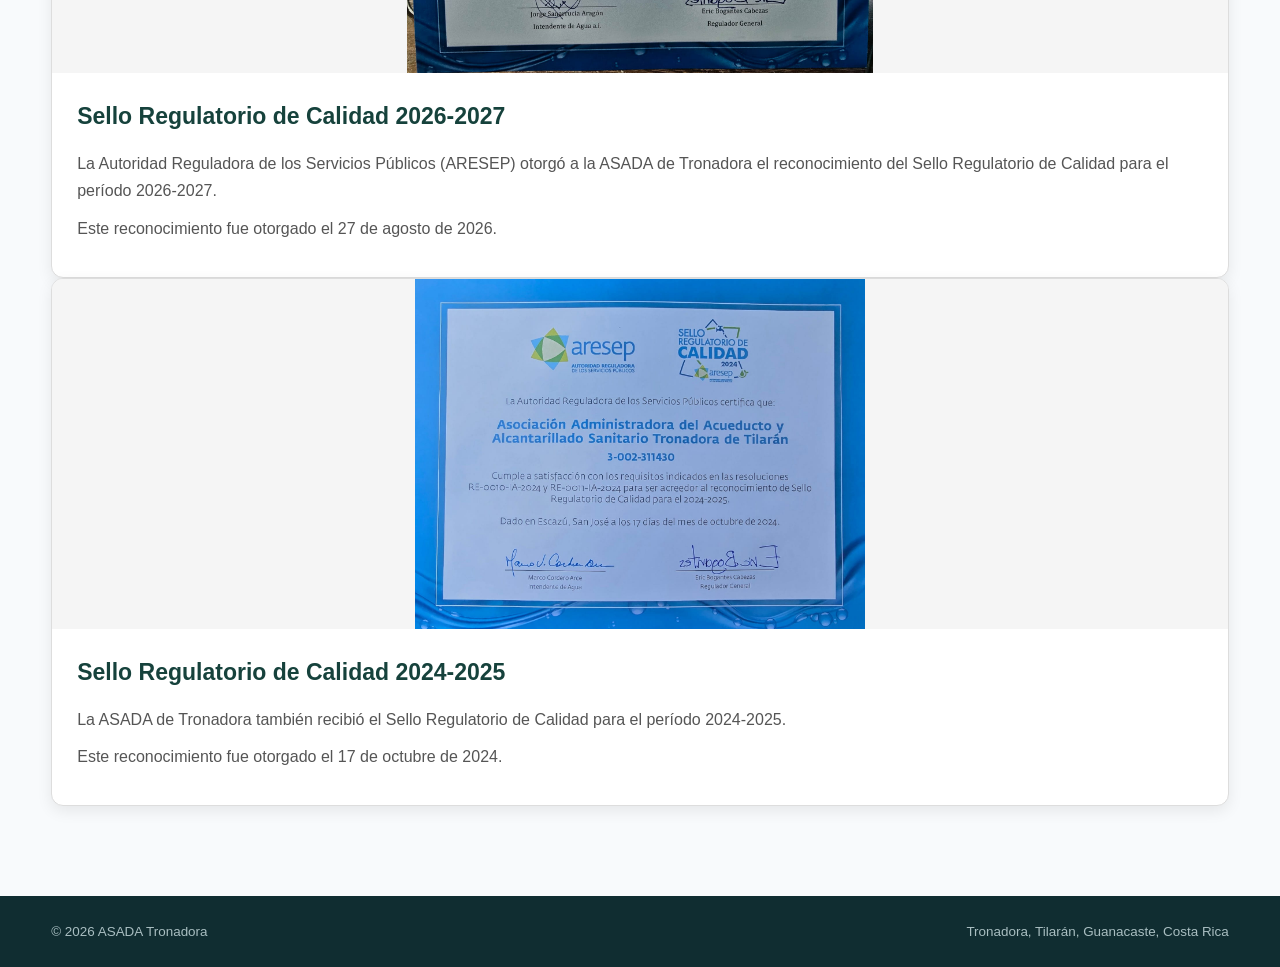
<file: nosotros.html>
<!DOCTYPE html>
<html lang="es">

<head>
    <meta charset="UTF-8">
    <meta name="viewport" content="width=device-width, initial-scale=1.0">

    <title>Nosotros | ASADA Tronadora</title>

    <link rel="stylesheet" href="css/style.css">
</head>

<body>

<header class="header">

    <div class="container header-container">

        <a href="index.html" class="logo">
            <img src="img/ASADA.png"
                 alt="Logo ASADA Tronadora">
        </a>

        


<nav class="nav">
    <a href="index.html">Inicio</a>
    <a href="nosotros.html">Nosotros</a>
    <a href="servicios.html">Servicios</a>
    <a href="mision.html">Misión</a>
    <a href="vision.html">Visión</a>
    <a href="normativas.html">Normativas</a>
    <a href="contacto.html">Contacto</a>
</nav>




    </div>

</header>


<main>

    <!-- ENCABEZADO -->

    <section class="page-header">

        <div class="container">

            <p>ASADA TRONADORA</p>

            <h1>Nosotros</h1>

            <span>
                Conozca más sobre nuestra ASADA y los
                reconocimientos obtenidos por nuestro trabajo.
            </span>

        </div>

    </section>


    <!-- SOBRE NOSOTROS -->

    <section class="section">

        <div class="container">

            <div class="section-title">

                <p>QUIÉNES SOMOS</p>

                <h2>Comprometidos con nuestra comunidad</h2>

            </div>


            <div class="about-content">

                <div class="about-text">

                    <h3>ASADA de Tronadora</h3>

                    <p>
                        Somos la Asociación Administradora del
                        Acueducto y Alcantarillado Sanitario de
                        Tronadora de Tilarán.
                    </p>

                    <p>
                        Trabajamos para administrar de manera
                        responsable el servicio de agua potable,
                        procurando brindar un servicio confiable
                        y de calidad para nuestra comunidad.
                    </p>

                    <p>
                        Nuestro compromiso con la mejora continua
                        ha permitido que nuestra ASADA obtenga
                        importantes reconocimientos relacionados
                        con la calidad de su gestión.
                    </p>

                </div>


                <div class="about-card">

                    <div class="card-icon">🏆</div>

                    <h3>Calidad reconocida</h3>

                    <p>
                        La ASADA Tronadora ha sido reconocida
                        con el Sello Regulatorio de Calidad
                        otorgado por ARESEP.
                    </p>

                </div>

            </div>

        </div>

    </section>


    <!-- RECONOCIMIENTOS -->

    <section class="section section-light">

        <div class="container">

            <div class="section-title">

                <p>NUESTROS RECONOCIMIENTOS</p>

                <h2>Sello Regulatorio de Calidad</h2>

                <p>
                    Nos enorgullece haber obtenido este reconocimiento
                    en dos períodos, reflejando nuestro compromiso
                    con la calidad y la mejora continua del servicio.
                </p>

            </div>


            <div class="awards-grid reconocimientos-destacados"></div>

                <!-- SELLO 2026 - 2027 -->

                <article class="award-card">

                    <img
                        src="img/sello-calidad-2026.jpeg"
                        alt="Sello Regulatorio de Calidad 2026-2027 de ASADA Tronadora"
                    >

                    <div class="award-info">

                        <h3>
                            Sello Regulatorio de Calidad
                            2026-2027
                        </h3>

                        <p>
                            La Autoridad Reguladora de los Servicios
                            Públicos (ARESEP) otorgó a la ASADA de
                            Tronadora el reconocimiento del Sello
                            Regulatorio de Calidad para el período
                            2026-2027.
                        </p>

                        <p>
                            Este reconocimiento fue otorgado el
                            27 de agosto de 2026.
                        </p>

                    </div>

                </article>


                <!-- SELLO 2024 - 2025 -->

                <article class="award-card">

                    <img
                        src="img/sello-calidad-2024.jpeg"
                        alt="Sello Regulatorio de Calidad 2024-2025 de ASADA Tronadora"
                    >

                    <div class="award-info">

                        <h3>
                            Sello Regulatorio de Calidad
                            2024-2025
                        </h3>

                        <p>
                            La ASADA de Tronadora también recibió
                            el Sello Regulatorio de Calidad para
                            el período 2024-2025.
                        </p>

                        <p>
                            Este reconocimiento fue otorgado el
                            17 de octubre de 2024.
                        </p>

                    </div>

                </article>

            </div>

        </div>

    </section>

<footer class="footer">

    <div class="container footer-content">

        <p>© 2026 ASADA Tronadora</p>

        <p>
            Tronadora, Tilarán, Guanacaste, Costa Rica
        </p>

    </div>

</footer>


<script src="js/script.js"></script>

</body>

</html>
</file>
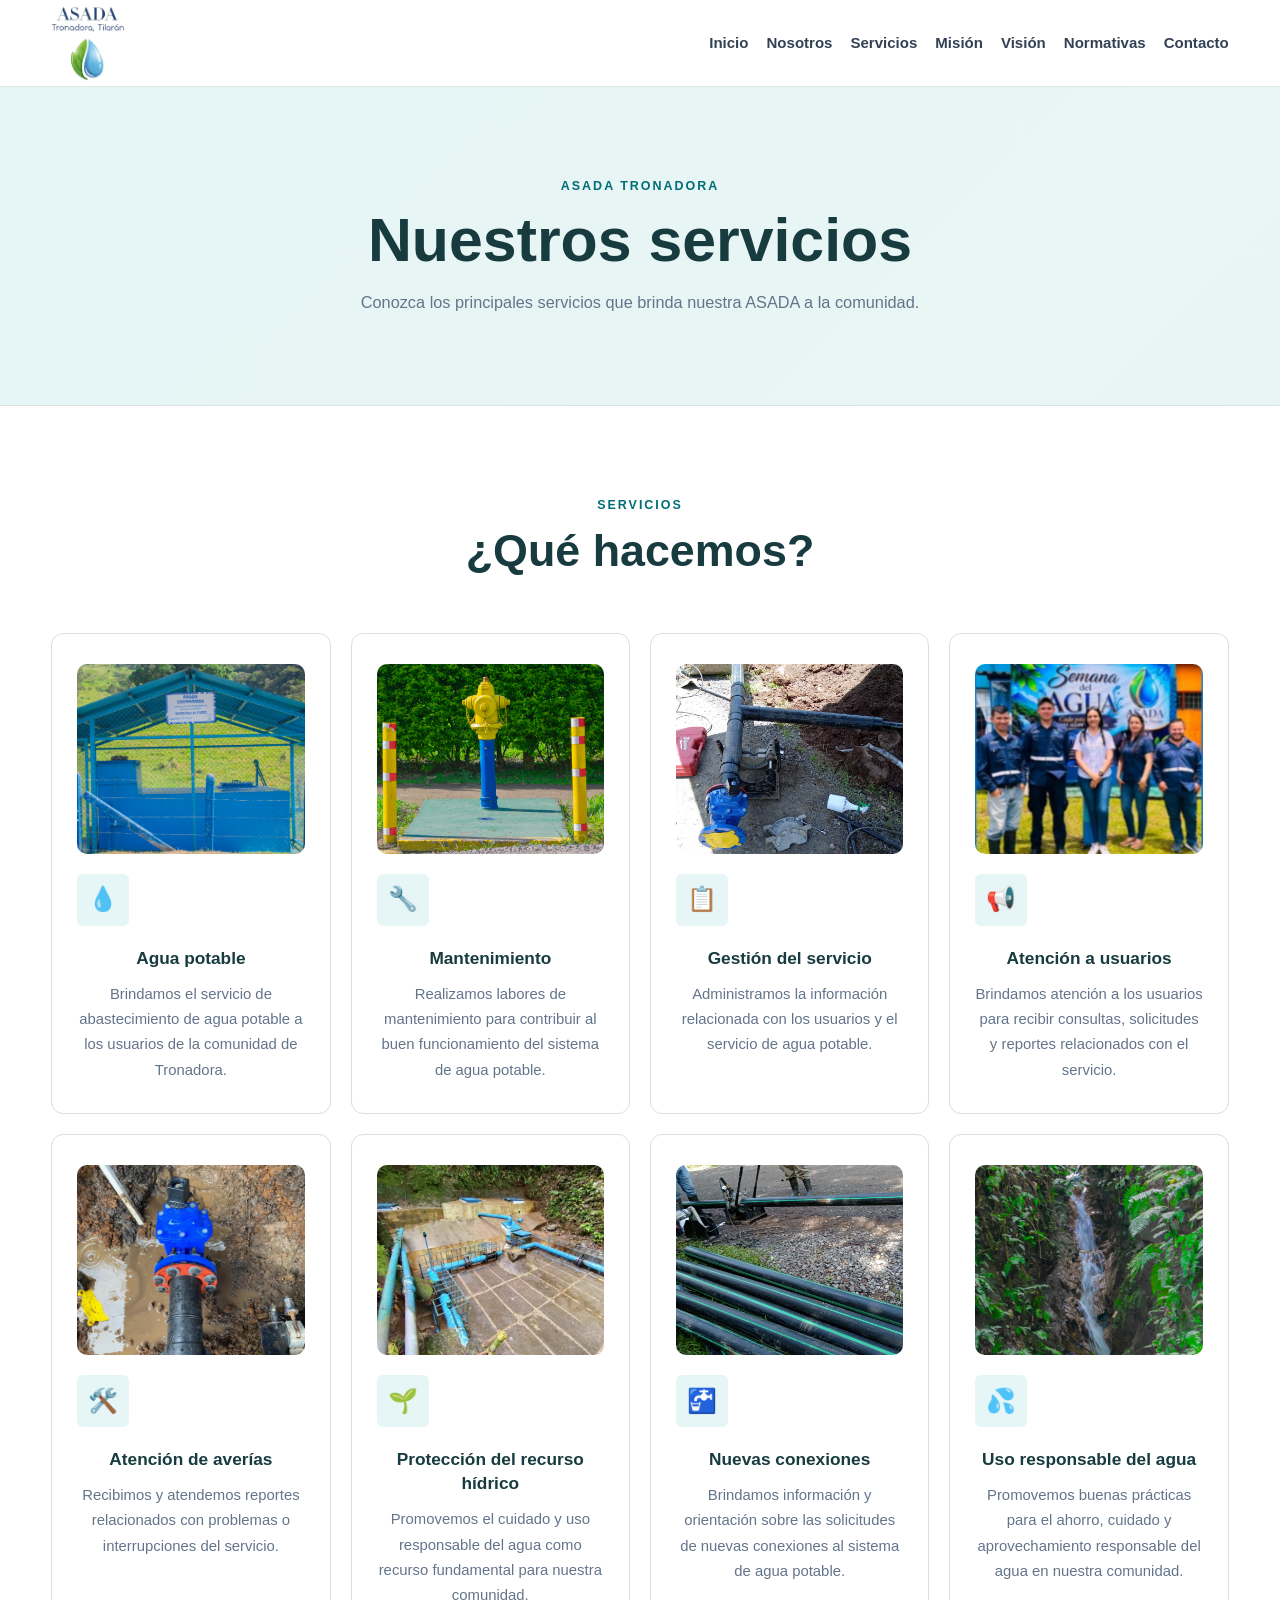
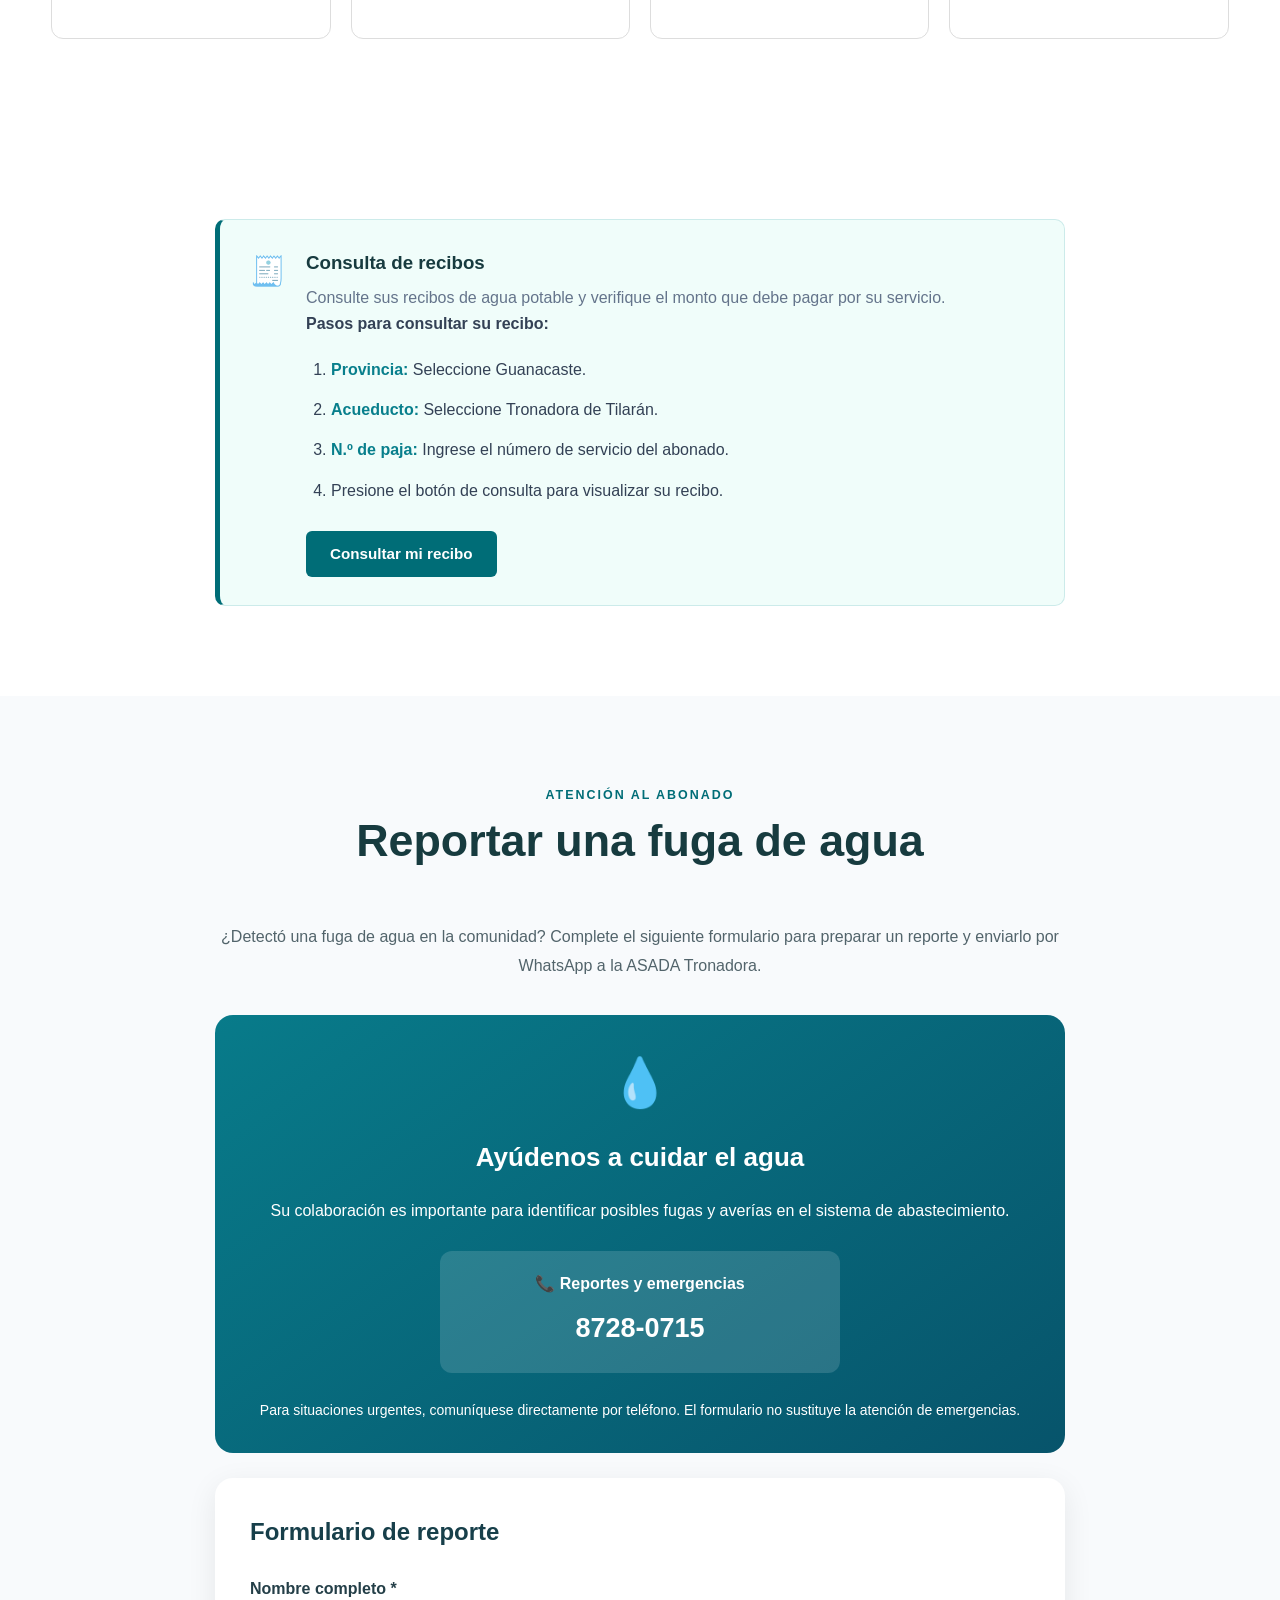
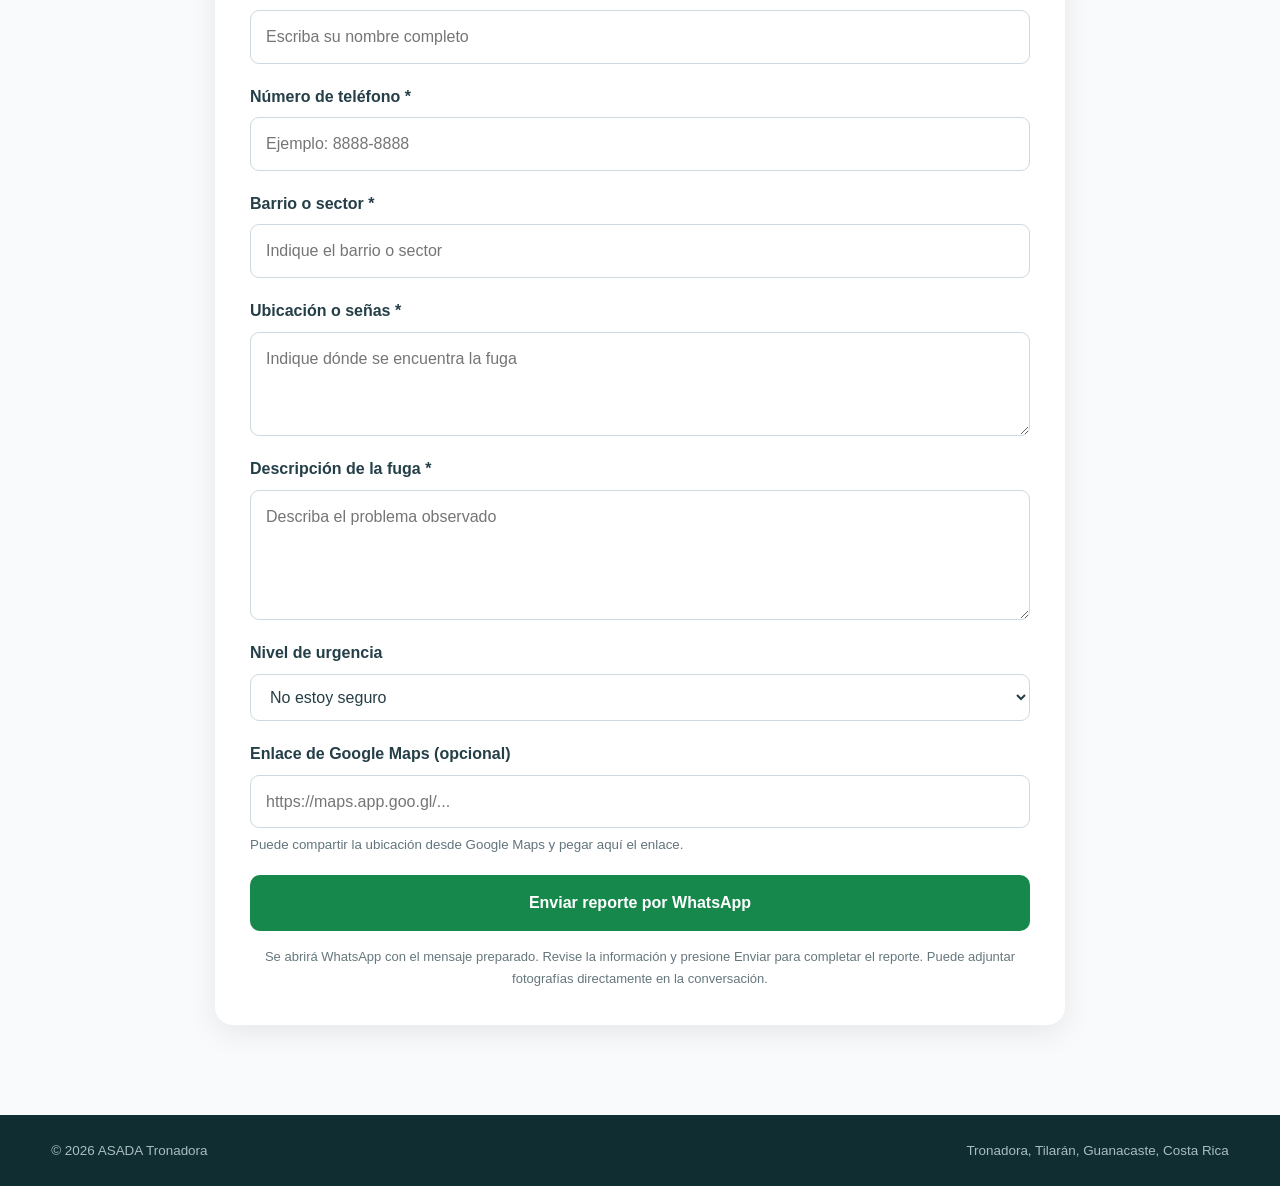
<file: servicios.html>
<!DOCTYPE html>
<html lang="es">

<head>

    <meta charset="UTF-8">

    <meta name="viewport" content="width=device-width, initial-scale=1.0">

    <title>Servicios | ASADA Tronadora</title>

    <link rel="stylesheet" href="css/style.css">

</head>

<body>


    <!-- ENCABEZADO -->

    <header class="header">

        <div class="container header-container">

           <a href="index.html" class="logo">
    <img src="img/ASADA.png" alt="ASADA Tronadora">
</a>



<nav class="nav">
    <a href="index.html">Inicio</a>
    <a href="nosotros.html">Nosotros</a>
    <a href="servicios.html">Servicios</a>
    <a href="mision.html">Misión</a>
    <a href="vision.html">Visión</a>
    <a href="normativas.html">Normativas</a>
    <a href="contacto.html">Contacto</a>
</nav>



        </div>

    </header>


    <!-- CONTENIDO -->

    <main>


        <!-- TITULO -->

        <section class="page-header">

            <div class="container">

                <p>
                    ASADA TRONADORA
                </p>

                <h1>
                    Nuestros servicios
                </h1>

                <span>
                    Conozca los principales servicios que brinda
                    nuestra ASADA a la comunidad.
                </span>

            </div>

        </section>


        <!-- SERVICIOS -->

        <section class="section">

            <div class="container">

                <div class="section-title">

                    <p>
                        SERVICIOS
                    </p>

                    <h2>
                        ¿Qué hacemos?
                    </h2>

                </div>


                <div class="services-grid">

    <!-- AGUA POTABLE -->

    <article class="service-card">

        <img
            src="img/asada.jpg"
            alt="Sistema de abastecimiento de agua potable de ASADA Tronadora"
            class="service-image"
        >

        <div class="service-icon">💧</div>

        <h3>Agua potable</h3>

        <p>
            Brindamos el servicio de abastecimiento de agua potable
            a los usuarios de la comunidad de Tronadora.
        </p>

    </article>


    <!-- MANTENIMIENTO -->

    <article class="service-card">

        <img
            src="img/manteni.jpg"
            alt="Mantenimiento de la red de agua potable"
            class="service-image"
        >

        <div class="service-icon">🔧</div>

        <h3>Mantenimiento</h3>

        <p>
            Realizamos labores de mantenimiento para contribuir
            al buen funcionamiento del sistema de agua potable.
        </p>

    </article>


    <!-- GESTIÓN DEL SERVICIO -->

    <article class="service-card">

        <img
            src="img/Gestion.jpeg"
            alt="Gestión del servicio de ASADA Tronadora"
            class="service-image"
        >

        <div class="service-icon">📋</div>

        <h3>Gestión del servicio</h3>

        <p>
            Administramos la información relacionada con los
            usuarios y el servicio de agua potable.
        </p>

    </article>


    <!-- ATENCIÓN A USUARIOS -->

    <article class="service-card">

        <img
            src="img/comunidad.jpeg"
            alt="Atención a usuarios de ASADA Tronadora"
            class="service-image"
        >

        <div class="service-icon">📢</div>

        <h3>Atención a usuarios</h3>

        <p>
            Brindamos atención a los usuarios para recibir consultas,
            solicitudes y reportes relacionados con el servicio.
        </p>

    </article>


    <!-- ATENCIÓN DE AVERÍAS -->

    <article class="service-card">

        <img
            src="img/averias.jpeg"
            alt="Atención de averías en la red de agua potable"
            class="service-image"
        >

        <div class="service-icon">🛠️</div>

        <h3>Atención de averías</h3>

        <p>
            Recibimos y atendemos reportes relacionados con problemas
            o interrupciones del servicio.
        </p>

    </article>


    <!-- PROTECCIÓN DEL RECURSO HÍDRICO -->

    <article class="service-card">

        <img
            src="img/proteccionismo .jpeg"
            alt="Protección del recurso hídrico de ASADA Tronadora"
            class="service-image"
        >

        <div class="service-icon">🌱</div>

        <h3>Protección del recurso hídrico</h3>

        <p>
            Promovemos el cuidado y uso responsable del agua
            como recurso fundamental para nuestra comunidad.
        </p>

    </article>

    <!-- NUEVAS CONEXIONES -->

<article class="service-card">

    <img
        src="img/instalaciones.jpeg"
        alt="Instalación de conexiones de agua potable"
        class="service-image"
    >

    <div class="service-icon">🚰</div>

    <h3>Nuevas conexiones</h3>

    <p>
        Brindamos información y orientación sobre
        las solicitudes de nuevas conexiones al
        sistema de agua potable.
    </p>

</article>


<!-- USO RESPONSABLE DEL AGUA -->

<article class="service-card">

    <img
        src="img/uso responsable.jpg"
        alt="Uso responsable del agua"
        class="service-image"
    >

    <div class="service-icon">💦</div>

    <h3>Uso responsable del agua</h3>

    <p>
        Promovemos buenas prácticas para el ahorro,
        cuidado y aprovechamiento responsable
        del agua en nuestra comunidad.
    </p>


</article>

</div>
</div>
</section>

<!-- CONSULTA DE RECIBOS -->

<section class="section">
    <div class="container">

        <div class="notice">
            <div class="notice-icon">🧾</div>

            <div>
                <h3>Consulta de recibos</h3>

                <p>
                    Consulte sus recibos de agua potable y
                    verifique el monto que debe pagar por su servicio.
                </p>

                <h4>Pasos para consultar su recibo:</h4>

<ol class="pasos-recibo">
    <li>
        <strong>Provincia:</strong> Seleccione Guanacaste.
    </li>

    <li>
        <strong>Acueducto:</strong> Seleccione Tronadora de Tilarán.
    </li>

    <li>
        <strong>N.º de paja:</strong> Ingrese el número de servicio del abonado.
    </li>

    <li>
        Presione el botón de consulta para visualizar su recibo.
    </li>
</ol>

                <a
                    href="https://acueductoscr.com/Recibos?provincia=2&idacueducto=10"
                    target="_blank"
                    rel="noopener noreferrer"
                    class="btn btn-primary"
                >
                    Consultar mi recibo
                </a>
            </div>
        </div>

    </div>
</section>



<!-- =====================================
     REPORTE DE FUGAS POR WHATSAPP
===================================== -->

<section class="section section-light" id="reportar-fuga">
    <div class="container">

        <div class="section-title">
            <p>ATENCIÓN AL ABONADO</p>
            <h2>Reportar una fuga de agua</h2>
        </div>

        <p class="fugas-intro">
            ¿Detectó una fuga de agua en la comunidad?
            Complete el siguiente formulario para preparar
            un reporte y enviarlo por WhatsApp a la ASADA Tronadora.
        </p>

        <div class="fugas-contenedor">

            <div class="fugas-info">
                <div class="fugas-icono">💧</div>

                <h3>Ayúdenos a cuidar el agua</h3>

                <p>
                    Su colaboración es importante para
                    identificar posibles fugas y averías
                    en el sistema de abastecimiento.
                </p>

                <div class="fugas-contacto">
                    <strong>📞 Reportes y emergencias</strong>
                    <p>8728-0715</p>
                </div>

                <p class="fugas-aviso">
                    Para situaciones urgentes, comuníquese
                    directamente por teléfono. El formulario
                    no sustituye la atención de emergencias.
                </p>
            </div>

            <form id="formularioFugas" class="fugas-formulario">

                <h3>Formulario de reporte</h3>

                <div class="fugas-campo">
                    <label for="fugaNombre">Nombre completo *</label>
                    <input
                        type="text"
                        id="fugaNombre"
                        name="nombre"
                        maxlength="100"
                        autocomplete="name"
                        required
                        placeholder="Escriba su nombre completo"
                    >
                </div>

                <div class="fugas-campo">
                    <label for="fugaTelefono">Número de teléfono *</label>
                    <input
                        type="tel"
                        id="fugaTelefono"
                        name="telefono"
                        maxlength="20"
                        required
                        placeholder="Ejemplo: 8888-8888"
                    >
                </div>

                <div class="fugas-campo">
                    <label for="fugaBarrio">Barrio o sector *</label>
                    <input
                        type="text"
                        id="fugaBarrio"
                        name="barrio"
                        maxlength="120"
                        required
                        placeholder="Indique el barrio o sector"
                    >
                </div>

                <div class="fugas-campo">
                    <label for="fugaUbicacion">Ubicación o señas *</label>
                    <textarea
                        id="fugaUbicacion"
                        name="ubicacion"
                        rows="3"
                        maxlength="500"
                        required
                        placeholder="Indique dónde se encuentra la fuga"
                    ></textarea>
                </div>

                <div class="fugas-campo">
                    <label for="fugaDescripcion">Descripción de la fuga *</label>
                    <textarea
                        id="fugaDescripcion"
                        name="descripcion"
                        rows="4"
                        maxlength="1000"
                        required
                        placeholder="Describa el problema observado"
                    ></textarea>
                </div>

                <div class="fugas-campo">
                    <label for="fugaUrgencia">Nivel de urgencia</label>
                    <select id="fugaUrgencia" name="urgencia">
                        <option value="No determinado">
                            No estoy seguro
                        </option>
                        <option value="Bajo">
                            Bajo: fuga pequeña
                        </option>
                        <option value="Medio">
                            Medio: pérdida constante de agua
                        </option>
                        <option value="Alto">
                            Alto: pérdida abundante de agua
                        </option>
                    </select>
                </div>

                <div class="fugas-campo">
                    <label for="fugaMapa">
                        Enlace de Google Maps (opcional)
                    </label>
                    <input
                        type="url"
                        id="fugaMapa"
                        name="mapa"
                        placeholder="https://maps.app.goo.gl/..."
                    >
                    <small>
                        Puede compartir la ubicación desde
                        Google Maps y pegar aquí el enlace.
                    </small>
                </div>

                <button
                    type="submit"
                    class="fugas-boton"
                >
                    Enviar reporte por WhatsApp
                </button>

                <p class="fugas-nota">
                    Se abrirá WhatsApp con el mensaje preparado.
                    Revise la información y presione Enviar
                    para completar el reporte.
                    Puede adjuntar fotografías directamente
                    en la conversación.
                </p>

            </form>
        </div>

    </div>
</section>

    <!-- PIE DE PÁGINA -->

    <footer class="footer">

        <div class="container footer-content">

            <p>
                © 2026 ASADA Tronadora
            </p>

            <p>
                Tronadora, Tilarán, Guanacaste, Costa Rica
            </p>

        </div>

    </footer>


    <!-- JAVASCRIPT -->

    <script src="js/script.js"></script>



<script>
document.getElementById("formularioFugas")
    .addEventListener("submit", function(evento) {

    evento.preventDefault();

    const nombre = document.getElementById("fugaNombre").value.trim();
    const telefono = document.getElementById("fugaTelefono").value.trim();
    const barrio = document.getElementById("fugaBarrio").value.trim();
    const ubicacion = document.getElementById("fugaUbicacion").value.trim();
    const descripcion = document.getElementById("fugaDescripcion").value.trim();
    const urgencia = document.getElementById("fugaUrgencia").value;
    const mapa = document.getElementById("fugaMapa").value.trim();

    const mensaje =
        "REPORTE DE FUGA - ASADA TRONADORA\n\n" +
        "Nombre: " + nombre + "\n" +
        "Teléfono: " + telefono + "\n" +
        "Barrio o sector: " + barrio + "\n" +
        "Ubicación: " + ubicacion + "\n" +
        "Descripción: " + descripcion + "\n" +
        "Urgencia indicada: " + urgencia + "\n" +
        (mapa ? "Google Maps: " + mapa + "\n" : "") +
        "\nEnviado desde el formulario de la página web.";

    const numero = "50687280715";

    const enlace =
        "https://wa.me/" + numero +
        "?text=" + encodeURIComponent(mensaje);

    window.location.href = enlace;
});
</script>


</body>

</html>
</file>
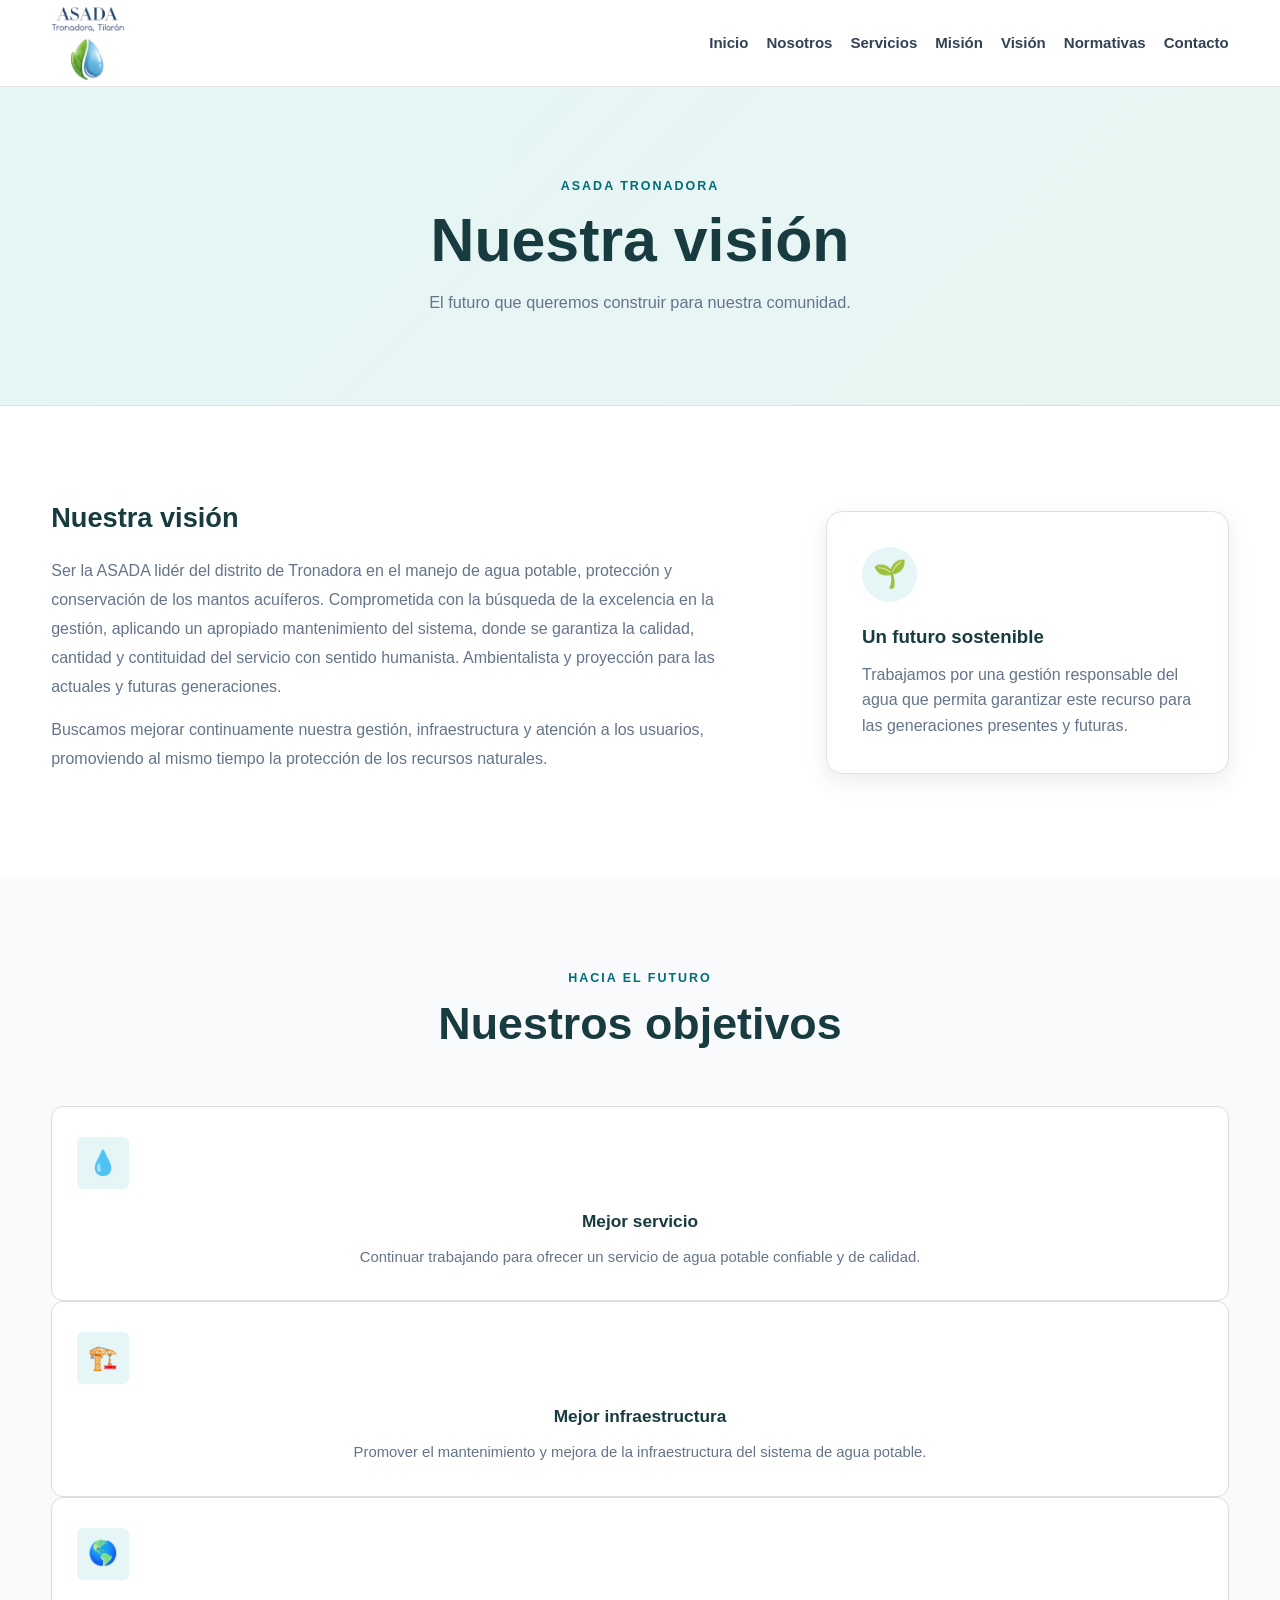
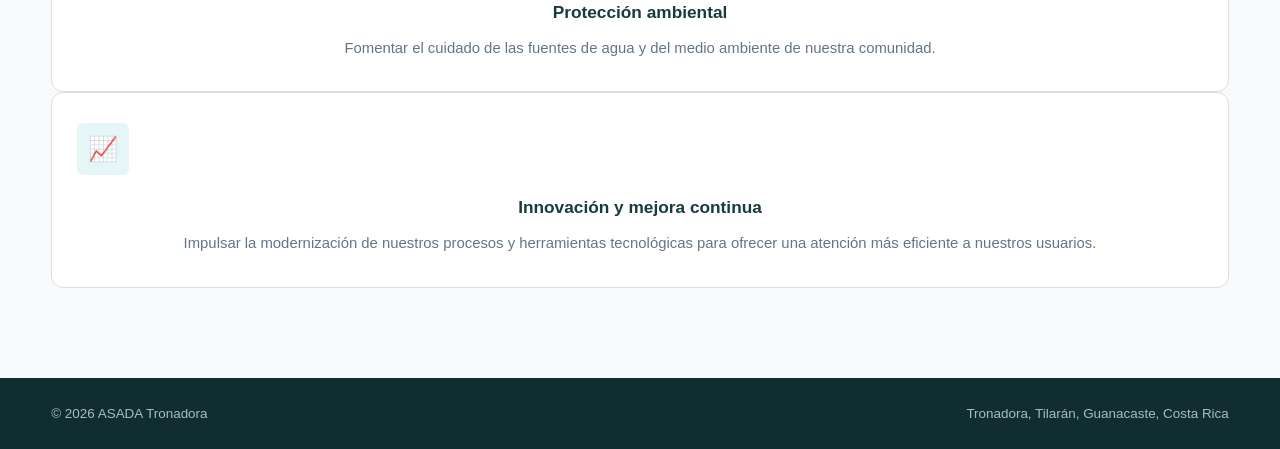
<file: vision.html>
<!DOCTYPE html>
<html lang="es">

<head>

    <meta charset="UTF-8">

    <meta name="viewport" content="width=device-width, initial-scale=1.0">

    <title>Visión | ASADA Tronadora</title>

    <link rel="stylesheet" href="css/style.css">

</head>

<body>


    <!-- ENCABEZADO -->

    <header class="header">

        <div class="container header-container">

            <a href="index.html" class="logo">
    <img src="img/ASADA.png" alt="ASADA Tronadora">
</a>


           

<nav class="nav">
    <a href="index.html">Inicio</a>
    <a href="nosotros.html">Nosotros</a>
    <a href="servicios.html">Servicios</a>
    <a href="mision.html">Misión</a>
    <a href="vision.html">Visión</a>
    <a href="normativas.html">Normativas</a>
    <a href="contacto.html">Contacto</a>
</nav>


            </nav>

        </div>

    </header>


    <!-- CONTENIDO -->

    <main>


        <!-- TITULO -->

        <section class="page-header">

            <div class="container">

                <p>
                    ASADA TRONADORA
                </p>

                <h1>
                    Nuestra visión
                </h1>

                <span>
                    El futuro que queremos construir para nuestra comunidad.
                </span>

            </div>

        </section>


        <!-- VISION -->

        <section class="section">

            <div class="container">

                <div class="about-content">


                    <div class="about-text">

                        <h3>
                            Nuestra visión
                        </h3>

                        <p>
                            Ser la ASADA lidér del distrito de Tronadora en el manejo de agua potable, protección y conservación de los mantos acuíferos.
                            Comprometida con la búsqueda de la excelencia en la gestión, aplicando un apropiado mantenimiento del sistema, donde se garantiza la calidad, cantidad y contituidad del servicio con sentido humanista.
                            Ambientalista y proyección para las actuales y futuras generaciones.
                        </p>

                        <p>
                            Buscamos mejorar continuamente nuestra gestión,
                            infraestructura y atención a los usuarios,
                            promoviendo al mismo tiempo la protección de los
                            recursos naturales.
                        </p>

                    </div>


                    <div class="about-card">

                        <div class="card-icon">
                            🌱
                        </div>

                        <h3>
                            Un futuro sostenible
                        </h3>

                        <p>
                            Trabajamos por una gestión responsable del agua
                            que permita garantizar este recurso para las
                            generaciones presentes y futuras.
                        </p>

                    </div>


                </div>

            </div>

        </section>


        <!-- OBJETIVOS -->

        <section class="section section-light">

            <div class="container">

                <div class="section-title">

                    <p>
                        HACIA EL FUTURO
                    </p>

                    <h2>
                        Nuestros objetivos
                    </h2>

                </div>


               <div class="services-grid vision-grid"></div>


                    <article class="service-card">

                        <div class="service-icon">
                            💧
                        </div>

                        <h3>
                            Mejor servicio
                        </h3>

                        <p>
                            Continuar trabajando para ofrecer un servicio
                            de agua potable confiable y de calidad.
                        </p>

                    </article>


                    <article class="service-card">

                        <div class="service-icon">
                            🏗️
                        </div>

                        <h3>
                            Mejor infraestructura
                        </h3>

                        <p>
                            Promover el mantenimiento y mejora de la
                            infraestructura del sistema de agua potable.
                        </p>

                    </article>


                    <article class="service-card">

                        <div class="service-icon">
                            🌎
                        </div>

                        <h3>
                            Protección ambiental
                        </h3>

                        <p>
                            Fomentar el cuidado de las fuentes de agua
                            y del medio ambiente de nuestra comunidad.
                        </p>

                    </article>

                    <!-- INNOVACIÓN Y MEJORA CONTINUA -->

<article class="service-card">

    <div class="service-icon">📈</div>

    <h3>Innovación y mejora continua</h3>

    <p>
        Impulsar la modernización de nuestros procesos
        y herramientas tecnológicas para ofrecer una
        atención más eficiente a nuestros usuarios.
    </p>

</article>


                </div>

            </div>

        </section>


    </main>


    <!-- PIE DE PÁGINA -->

    <footer class="footer">

        <div class="container footer-content">

            <p>
                © 2026 ASADA Tronadora
            </p>

            <p>
                Tronadora, Tilarán, Guanacaste, Costa Rica
            </p>

        </div>

    </footer>


    <!-- JAVASCRIPT -->

    <script src="js/script.js"></script>

</body>

</html>
</file>
<file: css/style.css>
/* =========================================================
ASADA TRONADORA
Hoja de estilos principal
Diseño institucional, accesible y responsive
========================================================= */

/* =========================================================

1. VARIABLES
   ========================================================= */

:root {


--primary: #006d77;
--primary-dark: #00545c;
--primary-light: #e6f5f6;

--secondary: #2a9d8f;
--secondary-light: #e8f6f3;

--dark: #173b3f;
--text: #334155;
--text-light: #64748b;

--white: #ffffff;
--background: #f8fafc;
--background-alt: #eef7f7;

--border: #d9e2e4;

--success: #2e7d32;
--warning: #a16207;

--shadow-sm: 0 2px 8px rgba(15, 23, 42, 0.06);
--shadow-md: 0 8px 25px rgba(15, 23, 42, 0.08);

--radius-sm: 6px;
--radius-md: 10px;
--radius-lg: 16px;

--container: 1180px;


}

/* =========================================================
2. RESET
========================================================= */

* {
  margin: 0;
  padding: 0;
  box-sizing: border-box;
  }

html {
scroll-behavior: smooth;
}

body {
font-family:
"Segoe UI",
Roboto,
Arial,
Helvetica,
sans-serif;


background: var(--white);

color: var(--text);

line-height: 1.6;

font-size: 16px;

-webkit-font-smoothing: antialiased;


}

img {
max-width: 100%;
display: block;
}

a {
color: inherit;
text-decoration: none;
}

button,
input,
textarea,
select {
font: inherit;
}

/* =========================================================
3. CONTENEDOR
========================================================= */

.container {
width: min(92%, var(--container));


margin: 0 auto;


}

/* =========================
   HEADER
========================= */

.header {
    background-color: white;
    border-bottom: 1px solid #e5e5e5;
    position: sticky;
    top: 0;
    z-index: 1000;
}

.header-container {
    min-height: 86px;
    display: flex;
    align-items: center;
    justify-content: space-between;
    gap: 25px;
}

/* ESCUDO */

.logo {
    display: flex;
    align-items: center;
    flex-shrink: 0;
    width: 120px;
    height: 80px;
}

.logo img {
    display: block;
    width: 115px;
    height: 75px;
    object-fit: contain;
    object-position: left center;
}

/* MENÚ */

.nav {
    display: flex;
    align-items: center;
    gap: 25px;
    margin-left: auto;
}

.nav a {
    color: #16423c;
    font-weight: bold;
    white-space: nowrap;
}

.nav a:hover {
    color: #007c91;
}

/* NAVEGACIÓN */

.nav {
display: flex;


align-items: center;

gap: 28px;


}

.nav a {
position: relative;


color: var(--text);

font-size: 0.94rem;

font-weight: 600;

padding: 8px 0;

transition:
    color 0.2s ease;


}

.nav a::after {
content: "";


position: absolute;

left: 0;

bottom: 0;

width: 0;

height: 2px;

background: var(--primary);

transition: width 0.2s ease;


}

.nav a:hover {
color: var(--primary);
}

.nav a:hover::after {
width: 100%;
}

/* =========================================================
5. HERO
========================================================= */

.hero {
min-height: 620px;


display: flex;

align-items: center;

background:
    linear-gradient(
        135deg,
        var(--primary-light),
        #ffffff 55%,
        var(--secondary-light)
    );


}

.hero-content {
max-width: 820px;


padding: 80px 0;


}

.hero-subtitle {
color: var(--primary);


font-size: 0.82rem;

font-weight: 800;

letter-spacing: 2.5px;

margin-bottom: 18px;


}

.hero h1 {
max-width: 780px;


color: var(--dark);

font-size: clamp(2.5rem, 6vw, 4.6rem);

line-height: 1.05;

letter-spacing: -1.5px;

margin-bottom: 25px;


}

.hero-text {
max-width: 670px;


color: var(--text-light);

font-size: 1.08rem;

line-height: 1.8;

margin-bottom: 35px;


}

/* =========================================================
6. BOTONES
========================================================= */

.hero-buttons {
display: flex;


align-items: center;

gap: 12px;

flex-wrap: wrap;


}

.btn {
display: inline-flex;


align-items: center;

justify-content: center;

min-height: 46px;

padding: 0 22px;

border-radius: var(--radius-sm);

font-size: 0.95rem;

font-weight: 700;

cursor: pointer;

border: 2px solid transparent;

transition:
    background 0.2s ease,
    color 0.2s ease,
    border-color 0.2s ease,
    transform 0.2s ease;


}

.btn:hover {
transform: translateY(-2px);
}

.btn-primary {
color: var(--white);


background: var(--primary);


}

.btn-primary:hover {
background: var(--primary-dark);
}

.btn-secondary {
color: var(--primary);


background: var(--white);

border-color: var(--primary);


}

.btn-secondary:hover {
color: var(--white);


background: var(--primary);


}

/* =========================================================
7. SECCIONES
========================================================= */

.section {
padding: 90px 0;
}

.section-light {
background: var(--background);
}

.section-title {
max-width: 700px;


margin: 0 auto 55px;

text-align: center;


}

.section-title p {
color: var(--primary);


font-size: 0.78rem;

font-weight: 800;

letter-spacing: 2px;

margin-bottom: 8px;


}

.section-title h2 {
color: var(--dark);


font-size: clamp(2rem, 4vw, 2.8rem);

line-height: 1.2;


}

/* =========================================================
8. SOBRE NOSOTROS
========================================================= */

.about-content {
display: grid;


grid-template-columns:
    minmax(0, 1.4fr)
    minmax(300px, 0.8fr);

gap: 70px;

align-items: center;


}

.about-text h3 {
color: var(--dark);


font-size: 1.7rem;

margin-bottom: 18px;


}

.about-text p {
color: var(--text-light);


margin-bottom: 15px;

line-height: 1.8;


}

.about-card {
padding: 35px;


background: var(--white);

border: 1px solid var(--border);

border-radius: var(--radius-lg);

box-shadow: var(--shadow-md);


}

.card-icon {
width: 55px;


height: 55px;

display: flex;

align-items: center;

justify-content: center;

background: var(--primary-light);

border-radius: 50%;

font-size: 1.7rem;

margin-bottom: 20px;


}

.about-card h3 {
color: var(--dark);


margin-bottom: 10px;


}

.about-card p {
color: var(--text-light);
}

/* =========================================================
9. SERVICIOS
========================================================= */

.services-grid {
display: grid;


grid-template-columns:
    repeat(4, minmax(0, 1fr));

gap: 20px;


}

.service-card {
padding: 30px;


background: var(--white);

border: 1px solid var(--border);

border-radius: var(--radius-md);

transition:
    transform 0.2s ease,
    box-shadow 0.2s ease,
    border-color 0.2s ease;


}

.service-card:hover {
    transform: none;
    box-shadow: 0 8px 20px rgba(0, 0, 0, 0.10);
}
.service-icon {
width: 52px;


height: 52px;

display: flex;

align-items: center;

justify-content: center;

background: var(--primary-light);

border-radius: var(--radius-sm);

font-size: 1.5rem;

margin-bottom: 20px;


}

.service-card h3 {
color: var(--dark);


font-size: 1.08rem;

line-height: 1.4;

margin-bottom: 12px;


}

.service-card p {
color: var(--text-light);


font-size: 0.93rem;

line-height: 1.7;

.service-card {
    background-color: white;
    padding: 30px 25px;
    border: 1px solid #ddd;
    border-radius: 12px;
    text-align: center;
    transition: 0.3s;
}

}

.service-card {
    background-color: white;
    padding: 30px 25px;
    border: 1px solid #ddd;
    border-radius: 12px;
    text-align: center;
    transition: 0.3s;
}

/* IMÁGENES DE LOS SERVICIOS */

.service-image {
    width: 100%;
    height: 190px;
    object-fit: cover;
    border-radius: 10px;
    margin-bottom: 20px;
    display: block;
    transform: none;
    transition: none;
}

.service-card:hover {
    transform: translateY(-5px);
    box-shadow: 0 8px 20px rgba(0, 0, 0, 0.10);
}

/* =========================================================
10. AVISOS
========================================================= */

.notice {
max-width: 850px;


display: flex;

align-items: flex-start;

gap: 20px;

margin: 0 auto;

padding: 28px 30px;

background: #f0fdfa;

border: 1px solid #ccebea;

border-left: 5px solid var(--primary);

border-radius: var(--radius-md);


}

.notice-icon {
flex-shrink: 0;


font-size: 1.8rem;


}

.notice h3 {
color: var(--dark);


margin-bottom: 7px;


}

.notice p {
color: var(--text-light);
}

/* =========================
CONTACTO
========================= */

.contact-grid {
display: grid;
grid-template-columns: repeat(3, 1fr);
gap: 25px;
}

.contact-card {
display: block;


padding: 35px 25px;

text-align: center;

background-color: white;

border: 1px solid #ddd;

border-radius: 12px;

transition: 0.3s;

cursor: pointer;


}

.contact-card:hover {
transform: translateY(-5px);


box-shadow: 0 8px 20px rgba(0, 0, 0, 0.10);

border-color: #007c91;


}

.contact-icon {
font-size: 40px;
margin-bottom: 15px;
}

.contact-card h3 {
color: #16423c;
margin-bottom: 10px;
font-size: 21px;
}

.contact-card p {
color: #007c91;
font-size: 18px;
font-weight: bold;
}


/* =========================================================
12. FOOTER
========================================================= */

.footer {
background: #102d31;


padding: 25px 0;

color: #a9bec1;


}

.footer-content {
display: flex;


align-items: center;

justify-content: space-between;

gap: 20px;

font-size: 0.84rem;


}

/* =========================================================
13. PÁGINA DE MEDIDORES
========================================================= */

.page-header {
padding: 90px 0;


text-align: center;

background:
    linear-gradient(
        135deg,
        var(--primary-light),
        var(--secondary-light)
    );

border-bottom: 1px solid var(--border);


}

.page-header p {
color: var(--primary);


font-size: 0.78rem;

font-weight: 800;

letter-spacing: 2px;

margin-bottom: 10px;


}

.page-header h1 {
color: var(--dark);


font-size: clamp(2.3rem, 5vw, 3.8rem);

line-height: 1.1;

margin-bottom: 15px;


}

.page-header span {
display: block;


color: var(--text-light);

font-size: 1.02rem;


}

/* BUSCADOR */

.search-box {
width: 100%;


max-width: 720px;

display: flex;

gap: 10px;

margin: 0 auto;


}

.search-box input {
flex: 1;


min-height: 48px;

padding: 0 16px;

color: var(--text);

background: var(--white);

border: 1px solid var(--border);

border-radius: var(--radius-sm);

outline: none;

transition:
    border-color 0.2s ease,
    box-shadow 0.2s ease;


}

.search-box input::placeholder {
color: #94a3b8;
}

.search-box input:focus {
border-color: var(--primary);


box-shadow:
    0 0 0 3px
    rgba(0, 109, 119, 0.12);


}

/* =========================================================
14. ACCESIBILIDAD
========================================================= */

a:focus-visible,
button:focus-visible,
input:focus-visible,
textarea:focus-visible,
select:focus-visible {
outline: 3px solid #80ced1;


outline-offset: 3px;


}

/* =========================
   NOSOTROS - RECONOCIMIENTOS
========================= */

.awards-grid {
    display: grid;
    grid-template-columns: repeat(2, 1fr);
    gap: 30px;
    margin-top: 35px;
}

.award-card {
    background-color: white;
    border: 1px solid #ddd;
    border-radius: 12px;
    overflow: hidden;

    box-shadow: 0 5px 15px rgba(0, 0, 0, 0.08);

    transition: 0.3s;
}

.award-card:hover {
    transform: translateY(-5px);

    box-shadow: 0 10px 25px rgba(0, 0, 0, 0.15);
}

.award-card img {
    width: 100%;
    height: 350px;

    object-fit: contain;

    display: block;

    background-color: #f5f5f5;
}

.award-info {
    padding: 25px;
}

.award-info h3 {
    color: #16423c;

    font-size: 23px;

    margin-bottom: 15px;
}

.award-info p {
    color: #555;

    margin-bottom: 10px;

    line-height: 1.7;
}

/* =========================================================
15. RESPONSIVE — TABLET
========================================================= */

@media (max-width: 950px) {


.header-container {
    gap: 20px;
}

.nav {
    gap: 18px;
}

.services-grid {
    grid-template-columns:
        repeat(2, minmax(0, 1fr));
}

.about-content {
    grid-template-columns: 1fr;

    gap: 40px;
}

.contact-grid {
    grid-template-columns:
        repeat(2, minmax(0, 1fr));
}

.logo {
    width: 100px;
    height: 65px;
}

.logo img {
    width: 100px;
    height: 65px;
}

.awards-grid {
    grid-template-columns: 1fr;
}

.award-card img {
    height: auto;
}

}



/* =========================================================
16. RESPONSIVE — CELULAR
========================================================= */

@media (max-width: 680px) {


.header-container {
    flex-direction: column;

    padding: 17px 0;

    gap: 15px;
}

.nav {
    width: 100%;

    justify-content: center;

    flex-wrap: wrap;

    gap: 8px 16px;
}

.nav a {
    font-size: 0.88rem;
}

.hero {
    min-height: auto;
}

.hero-content {
    padding: 85px 0;
}

.hero h1 {
    font-size: 2.7rem;

    letter-spacing: -1px;
}

.hero-text {
    font-size: 1rem;
}

.hero-buttons {
    align-items: stretch;

    flex-direction: column;
}

.hero-buttons .btn {
    width: 100%;
}

.section {
    padding: 70px 0;
}

.section-title {
    margin-bottom: 40px;
}

.services-grid {
    grid-template-columns: 1fr;
}

.contact-grid {
    grid-template-columns: 1fr;
}

.notice {
    flex-direction: column;

    padding: 25px;
}

.search-box {
    flex-direction: column;
}

.search-box .btn {
    width: 100%;
}

.footer-content {
    flex-direction: column;

    text-align: center;
}
.logo {
    width: 100px;
    height: 65px;
}

.logo img {
    width: 100px;
    height: 65px;
}

.awards-grid {
    grid-template-columns: 1fr;
}

.award-card img {
    height: auto;
}

}

/* =========================================================
17. PANTALLAS MUY PEQUEÑAS
========================================================= */

@media (max-width: 400px) {


.container {
    width: 90%;
}

.hero h1 {
    font-size: 2.35rem;
}

.section-title h2 {
    font-size: 1.9rem;
}


}

/* =========================
MAPA
========================= */

.map-container {
width: 100%;
overflow: hidden;
border-radius: 12px;
border: 1px solid #ddd;
box-shadow: 0 5px 15px rgba(0, 0, 0, 0.08);
}

.map-container iframe {
display: block;
}


/* =========================
   EMERGENCIAS
========================= */

.emergency-section {
    padding: 30px 0;
    background-color: #f5f5f5;
}

.emergency-box {
    display: flex;
    align-items: center;
    justify-content: center;
    gap: 20px;

    padding: 25px;

    background-color: #d90000;
    color: white;

    border-radius: 12px;

    text-align: center;
}

.emergency-icon {
    font-size: 45px;
}

.emergency-box h2 {
    margin-bottom: 8px;
    font-size: 28px;
}

.emergency-box a {
    color: white;
    font-size: 26px;
    font-weight: bold;
    text-decoration: none;
}

.emergency-box a:hover {
    text-decoration: underline;
}


/* =========================
   EMERGENCIAS
========================= */

.emergency-card {
    background-color: #d90000;
    border-color: #d90000;
}

.emergency-card h3,
.emergency-card p {
    color: white;
}

.emergency-card:hover {
    background-color: #b80000;
    border-color: #b80000;
}

/* EFECTO SUAVE SIN MOVER LAS FOTOGRAFÍAS */

.service-card {
    transform: none !important;
    transition: box-shadow 0.3s ease, border-color 0.3s ease;
}

.service-card:hover {
    transform: none !important;
    box-shadow: 0 10px 25px rgba(0, 0, 0, 0.15);
    border-color: #007c91;
}

.service-image,
.service-card:hover .service-image {
    transform: none !important;
    transition: none !important;
    animation: none !important;
    filter: none !important;
}

/* =========================
   VALORES - PÁGINA MISIÓN
========================= */

.values-grid {
    display: grid;
    grid-template-columns: repeat(5, minmax(0, 1fr));
    gap: 20px;
}

.values-grid .service-card {
    padding: 25px 15px;
    min-width: 0;
}

/* TABLET */

@media (max-width: 1000px) {
    .values-grid {
        grid-template-columns: repeat(2, minmax(0, 1fr));
    }
}

/* CELULAR */

@media (max-width: 600px) {
    .values-grid {
        grid-template-columns: 1fr;
    }
}

/* =========================
   CUATRO OBJETIVOS - VISIÓN
========================= */

.vision-grid {
    grid-template-columns: repeat(4, minmax(0, 1fr));
    gap: 20px;
}

.vision-grid .service-card {
    min-width: 0;
    padding: 25px 18px;
}

/* TABLET */

@media (max-width: 1000px) {
    .vision-grid {
        grid-template-columns: repeat(2, minmax(0, 1fr));
    }
}

/* CELULAR */

@media (max-width: 600px) {
    .vision-grid {
        grid-template-columns: 1fr;
    }
}

/* PASOS PARA CONSULTAR RECIBOS */

.pasos-recibo {
    margin: 18px 0 25px;
    padding-left: 25px;
    line-height: 1.9;
}

.pasos-recibo li {
    margin-bottom: 10px;
}

.pasos-recibo strong {
    color: #087f8c;
}

/* INSTRUCCIONES DE RECIBOS EN INICIO */

.instrucciones-inicio {
    margin-top: 30px;
    padding: 25px;
    background: #effbf8;
    border-left: 5px solid #007c83;
    border-radius: 12px;
    max-width: 750px;
}

.instrucciones-inicio h3 {
    color: #163b3e;
    margin-bottom: 12px;
    font-size: 20px;
}

.instrucciones-inicio p {
    margin-bottom: 12px;
}

.instrucciones-inicio ol {
    padding-left: 22px;
    line-height: 1.8;
}

.instrucciones-inicio li {
    margin-bottom: 8px;
}

.instrucciones-inicio strong {
    color: #007c83;
}

@media (max-width: 600px) {
    .instrucciones-inicio {
        padding: 18px;
        margin-top: 25px;
    }
}


/* ===================================
   GALERÍA DE NORMATIVAS
=================================== */

.normativas-intro {
    max-width: 850px;
    margin: 0 auto 35px;
    text-align: center;
    line-height: 1.8;
    color: #555;
}

.normativas-grid {
    display: grid;
    grid-template-columns: repeat(3, minmax(0, 1fr));
    gap: 25px;
}

.normativa-card {
    display: flex;
    flex-direction: column;
    align-items: center;
    overflow: hidden;
    padding: 12px;
    border: 1px solid #e0e9ed;
    border-radius: 15px;
    background: #fff;
    cursor: pointer;
    box-shadow: 0 5px 18px rgba(0, 0, 0, 0.07);
    transition: box-shadow 0.2s ease;
    font: inherit;
}

.normativa-card:hover {
    box-shadow: 0 10px 25px rgba(0, 90, 150, 0.16);
}

.normativa-card:focus-visible {
    outline: 3px solid #087fbd;
    outline-offset: 3px;
}

.normativa-card img {
    display: block;
    width: 100%;
    height: 360px;
    object-fit: contain;
    background: #f3f8fb;
    border-radius: 10px;
}

.normativa-card span {
    display: block;
    padding: 15px 5px 5px;
    font-size: 15px;
    font-weight: 600;
    color: #075b8e;
}

/* VISOR DE IMÁGENES */

.normativa-modal[hidden] {
    display: none;
}

.normativa-modal {
    position: fixed;
    inset: 0;
    z-index: 9999;
    display: flex;
    align-items: center;
    justify-content: center;
    padding: 60px 20px 25px;
    background: rgba(0, 0, 0, 0.92);
}

.normativa-modal img {
    display: block;
    max-width: 100%;
    max-height: 100%;
    object-fit: contain;
}

.normativa-cerrar {
    position: absolute;
    top: 12px;
    right: 22px;
    z-index: 1;
    border: none;
    background: transparent;
    color: white;
    font-size: 42px;
    cursor: pointer;
}

/* TABLET */

@media (max-width: 900px) {
    .normativas-grid {
        grid-template-columns: repeat(2, minmax(0, 1fr));
    }
}

/* CELULARES */

@media (max-width: 600px) {
    .normativas-grid {
        grid-template-columns: 1fr;
        gap: 20px;
    }

    .normativa-card img {
        height: auto;
        max-height: 520px;
    }

    .normativa-modal {
        padding: 65px 10px 20px;
    }
}


/* Mantener el menú ordenado */
.header-container {
    display: flex;
    align-items: center;
    justify-content: space-between;
    gap: 20px;
}

.nav {
    display: flex;
    align-items: center;
    justify-content: flex-end;
    gap: 18px;
    flex-wrap: wrap;
}

.nav a {
    white-space: nowrap;
}


/* Mensaje para ampliar las normativas */

.mensaje-normativas {
    display: flex;
    align-items: center;
    justify-content: center;
    gap: 15px;
    max-width: 850px;
    margin: 35px auto 0;
    padding: 20px 25px;
    background: #eaf8f6;
    border: 1px solid #bce8e1;
    border-left: 5px solid #007c83;
    border-radius: 12px;
    color: #173e42;
    text-align: center;
}

.mensaje-normativas span {
    font-size: 30px;
}

.mensaje-normativas p {
    margin: 0;
    line-height: 1.6;
}

@media (max-width: 600px) {
    .mensaje-normativas {
        flex-direction: column;
        padding: 18px;
    }
}


/* GALERÍA DE NORMATIVAS MÁS COMPACTA */

.normativas-grid {
    grid-template-columns: repeat(4, minmax(0, 1fr));
    gap: 15px;
    align-items: start;
}

.normativa-card {
    padding: 8px;
    border-radius: 12px;
}

.normativa-card img {
    width: 100%;
    height: auto;
    max-height: none;
    object-fit: contain;
    border-radius: 8px;
}

.normativa-card span {
    padding: 9px 4px;
    font-size: 14px;
}

@media (max-width: 900px) {
    .normativas-grid {
        grid-template-columns: repeat(2, minmax(0, 1fr));
    }
}

@media (max-width: 600px) {
    .normativas-grid {
        grid-template-columns: 1fr;
        gap: 12px;
    }
}



/* DISEÑO FINAL DE NORMATIVAS */

.normativas-grid {
    display: grid;
    grid-template-columns: repeat(4, minmax(0, 1fr));
    gap: 18px;
    align-items: start;
    margin-bottom: 25px;
}

.normativa-card {
    width: 100%;
    padding: 10px;
    border-radius: 12px;
}

.normativa-card img {
    display: block;
    width: 100%;
    height: 280px;
    max-height: none;
    object-fit: contain;
    background: #f3f8fb;
    border-radius: 8px;
}

.normativa-card span {
    padding: 10px 5px;
    font-size: 15px;
    line-height: 1.4;
    text-align: center;
}

/* TABLETS */
@media (max-width: 900px) {
    .normativas-grid {
        grid-template-columns: repeat(2, minmax(0, 1fr));
    }
}

/* CELULARES */
@media (max-width: 600px) {
    .normativas-grid {
        grid-template-columns: 1fr;
        gap: 15px;
    }

    .normativa-card img {
        height: auto;
        max-height: 420px;
    }
}

.normativas-grid {
    display: grid;
    grid-template-columns: repeat(3, minmax(0, 1fr));
    gap: 25px;
    align-items: stretch;
}

@media (max-width: 900px) {
    .normativas-grid {
        grid-template-columns: repeat(2, minmax(0, 1fr));
    }
}

@media (max-width: 600px) {
    .normativas-grid {
        grid-template-columns: 1fr;
    }
}


/* GALERÍA DE NORMATIVAS CENTRADA */

.normativas-grid {
    display: grid;
    grid-template-columns: repeat(3, minmax(0, 300px));
    justify-content: center;
    gap: 25px;
    margin: 30px auto 50px;
}

/* TABLETS */
@media (max-width: 900px) {
    .normativas-grid {
        grid-template-columns: repeat(2, minmax(0, 300px));
    }
}

/* CELULARES */
@media (max-width: 600px) {
    .normativas-grid {
        grid-template-columns: minmax(0, 350px);
        padding: 0 15px;
    }
}


/* Centrar las tarjetas de las galerías */
.normativas-grid {
    display: grid;
    grid-template-columns: repeat(4, minmax(0, 1fr));
    gap: 25px;
    width: 100%;
}

/* Categorías que contienen exactamente 3 tarjetas */
.normativas-grid:has(> :nth-child(3):last-child) {
    grid-template-columns: repeat(3, minmax(0, 300px));
    justify-content: center;
}

@media (max-width: 1000px) {
    .normativas-grid,
    .normativas-grid:has(> :nth-child(3):last-child) {
        grid-template-columns: repeat(2, minmax(0, 300px));
        justify-content: center;
    }
}

@media (max-width: 650px) {
    .normativas-grid,
    .normativas-grid:has(> :nth-child(3):last-child) {
        grid-template-columns: minmax(0, 300px);
    }
}



/* =====================================
   ASADA TRONADORA - REPORTE DE FUGAS
===================================== */

.fugas-intro,
.faq-intro {
    max-width: 850px;
    margin: 0 auto 35px;
    text-align: center;
    line-height: 1.8;
    color: #52646b;
}

.fugas-contenedor {
    display: grid;
    grid-template-columns: 0.85fr 1.15fr;
    gap: 30px;
    max-width: 1100px;
    margin: 0 auto;
    align-items: start;
}

.fugas-info {
    padding: 35px;
    border-radius: 18px;
    background: linear-gradient(145deg, #087b8a, #07546b);
    color: white;
}

.fugas-icono {
    font-size: 48px;
    margin-bottom: 15px;
}

.fugas-info h3 {
    color: white;
    font-size: 26px;
    margin-bottom: 18px;
}

.fugas-info p {
    line-height: 1.8;
}

.fugas-contacto {
    margin-top: 30px;
    padding: 20px;
    border-radius: 12px;
    background: rgba(255,255,255,0.14);
}

.fugas-contacto p {
    font-size: 27px;
    font-weight: bold;
    margin: 8px 0 0;
}

.fugas-info .fugas-aviso {
    margin-top: 25px;
    font-size: 14px;
}

.fugas-formulario {
    background: white;
    border-radius: 18px;
    padding: 32px;
    box-shadow: 0 8px 30px rgba(0,0,0,0.08);
}

.fugas-formulario h3 {
    margin-bottom: 25px;
    color: #173f4a;
    font-size: 24px;
}

.fugas-campo {
    margin-bottom: 20px;
}

.fugas-campo label {
    display: block;
    margin-bottom: 8px;
    font-weight: 600;
    color: #243f48;
}

.fugas-campo input,
.fugas-campo textarea,
.fugas-campo select {
    display: block;
    width: 100%;
    padding: 13px 15px;
    border: 1px solid #ccd9df;
    border-radius: 9px;
    background: #fff;
    color: #263d45;
    font: inherit;
    box-sizing: border-box;
}

.fugas-campo textarea {
    resize: vertical;
}

.fugas-campo input:focus,
.fugas-campo textarea:focus,
.fugas-campo select:focus {
    outline: 2px solid #087b8a;
    outline-offset: 1px;
}

.fugas-campo small {
    display: block;
    margin-top: 7px;
    color: #62757c;
    line-height: 1.5;
}

.fugas-boton {
    display: block;
    width: 100%;
    padding: 15px 20px;
    border: 0;
    border-radius: 10px;
    background: #16884c;
    color: white;
    font: inherit;
    font-size: 16px;
    font-weight: 700;
    cursor: pointer;
    transition: background 0.2s;
}

.fugas-boton:hover {
    background: #0e6f3b;
}

.fugas-nota {
    margin-top: 15px;
    font-size: 13px;
    line-height: 1.7;
    color: #65777d;
    text-align: center;
}

/* =====================================
   PREGUNTAS FRECUENTES
===================================== */

.faq-contenedor {
    max-width: 950px;
    margin: 0 auto;
}

.faq-item {
    margin-bottom: 13px;
    border: 1px solid #dce7e9;
    border-radius: 12px;
    background: white;
    overflow: hidden;
}

.faq-item summary {
    position: relative;
    padding: 20px 55px 20px 22px;
    font-weight: 650;
    color: #16444c;
    cursor: pointer;
    list-style: none;
}

.faq-item summary::-webkit-details-marker {
    display: none;
}

.faq-item summary::after {
    content: "+";
    position: absolute;
    right: 22px;
    top: 50%;
    transform: translateY(-50%);
    font-size: 25px;
    color: #087b8a;
}

.faq-item[open] summary::after {
    content: "−";
}

.faq-item[open] {
    border-color: #8dcacb;
}

.faq-item p {
    padding: 0 22px 22px;
    margin: 0;
    color: #53686f;
    line-height: 1.8;
}

/* =====================================
   DISEÑO RESPONSIVO
===================================== */

@media (max-width: 850px) {
    .fugas-contenedor {
        grid-template-columns: 1fr;
    }
}

@media (max-width: 600px) {
    .fugas-info,
    .fugas-formulario {
        padding: 22px;
    }

    .fugas-info h3 {
        font-size: 22px;
    }

    .faq-item summary {
        padding: 17px 48px 17px 16px;
    }

    .faq-item p {
        padding: 0 16px 18px;
    }
}



/* =====================================
   PREGUNTAS FRECUENTES - INICIO
===================================== */

.faq-inicio {
    background: #f4f9fa;
}

.faq-inicio-descripcion {
    max-width: 750px;
    margin: 0 auto 35px;
    text-align: center;
    color: #5c7078;
    line-height: 1.8;
}

.faq-inicio-lista {
    max-width: 900px;
    margin: 0 auto;
}

.faq-inicio-item {
    background: #ffffff;
    border: 1px solid #dce9ec;
    border-radius: 14px;
    margin-bottom: 14px;
    overflow: hidden;
    box-shadow: 0 4px 16px rgba(0, 55, 70, 0.04);
}

.faq-inicio-item summary {
    position: relative;
    padding: 22px 55px 22px 24px;
    font-size: 17px;
    font-weight: 600;
    color: #153d45;
    cursor: pointer;
    list-style: none;
}

.faq-inicio-item summary::-webkit-details-marker {
    display: none;
}

.faq-inicio-item summary::after {
    content: "+";
    position: absolute;
    right: 24px;
    top: 50%;
    transform: translateY(-50%);
    font-size: 26px;
    color: #087b8a;
}

.faq-inicio-item[open] summary::after {
    content: "−";
}

.faq-inicio-item[open] {
    border-color: #8ccfd2;
}

.faq-inicio-item p {
    margin: 0;
    padding: 0 24px 15px;
    line-height: 1.8;
    color: #566e76;
}

.faq-inicio-item a {
    display: inline-block;
    margin: 0 24px 22px;
    color: #087b8a;
    font-weight: 600;
    text-decoration: none;
}

.faq-inicio-item a:hover {
    text-decoration: underline;
}

@media (max-width: 600px) {
    .faq-inicio-item summary {
        padding: 18px 45px 18px 16px;
        font-size: 15px;
    }

    .faq-inicio-item summary::after {
        right: 16px;
    }

    .faq-inicio-item p {
        padding: 0 16px 15px;
    }

    .faq-inicio-item a {
        margin-left: 16px;
    }
}



/* =====================================
   MEJORA DE DISEÑO - REPORTE DE FUGAS
===================================== */

.fugas-contenedor {
    display: flex;
    flex-direction: column;
    align-items: center;
    gap: 25px;
    max-width: 850px;
    margin: 0 auto;
}

.fugas-info {
    width: 100%;
    box-sizing: border-box;
    padding: 30px;
    text-align: center;
}

.fugas-contacto {
    max-width: 400px;
    margin: 25px auto 0;
}

.fugas-formulario {
    width: 100%;
    box-sizing: border-box;
    padding: 35px;
}

@media (max-width: 600px) {
    .fugas-info,
    .fugas-formulario {
        padding: 22px;
    }
}


/* BOTÓN DE REPORTE DE FUGAS EN INICIO */

.btn-fugas {
    background: #d93636;
    color: #ffffff;
    border: 2px solid #d93636;
    text-decoration: none;
    transition: all 0.3s ease;
}

.btn-fugas:hover {
    background: #b82525;
    border-color: #b82525;
    color: #ffffff;
    transform: translateY(-3px);
}



/* BOTÓN CONTÁCTENOS AZUL COMPLETO */

.hero-buttons .btn-secondary {
    background: #006b78;
    color: #ffffff;
    border: 2px solid #006b78;
}

.hero-buttons .btn-secondary:hover {
    background: #004e59;
    border-color: #004e59;
    color: #ffffff;
}





/* ==========================================
   SELLOS REGULATORIOS - TITULOS DESTACADOS
========================================== */

.reconocimientos-destacados .award-info h3 {
    font-size: 27px;
    font-weight: 800;
    line-height: 1.4;
    letter-spacing: -0.4px;

    color: #075b68;
    background: linear-gradient(
        135deg,
        #e4f5f6,
        #f4fbfc
    );

    border-left: 6px solid #008c9e;
    border-radius: 10px;

    padding: 18px 20px;
    margin: 0 0 22px;

    box-shadow: 0 5px 15px rgba(0, 90, 110, 0.08);

    transition: background 0.3s ease,
                transform 0.3s ease;
}

.reconocimientos-destacados .award-card:hover .award-info h3 {
    background: #d9f0f2;
    transform: translateY(-2px);
}

/* CELULARES */

@media (max-width: 600px) {
    .reconocimientos-destacados .award-info h3 {
        font-size: 21px;
        padding: 14px 16px;
    }
}




/* ==========================================
   AMPLIAR FOTOGRAFÍAS DE SELLOS DE CALIDAD
========================================== */

.reconocimientos-destacados .award-card img {
    display: block;
    width: 100%;
    height: auto;
    max-height: none;
    object-fit: contain;
    border-radius: 12px 12px 0 0;
}

/* Mantener los reconocimientos en dos columnas */
.reconocimientos-destacados {
    display: grid;
    grid-template-columns: repeat(2, minmax(0, 1fr));
    gap: 30px;
}

/* Adaptación para celulares */
@media (max-width: 768px) {
    .reconocimientos-destacados {
        grid-template-columns: 1fr;
    }
}




/* ==========================================
   HORARIO DE ATENCIÓN - DISEÑO MODERNO
========================================== */

.horario-moderno {
    max-width: 950px;
    margin: 0 auto;
    background: #ffffff;
    border-radius: 20px;
    overflow: hidden;
    box-shadow: 0 12px 35px rgba(0, 65, 80, 0.12);
    border: 1px solid #dce9ec;
}

.horario-encabezado {
    background: linear-gradient(135deg, #007c89, #064f62);
    color: white;
    text-align: center;
    padding: 32px 20px;
}

.horario-icono {
    font-size: 38px;
    margin-bottom: 10px;
}

.horario-encabezado h3 {
    font-size: 29px;
    font-weight: 800;
    color: white;
    margin-bottom: 8px;
}

.horario-encabezado p {
    color: #e4f5f7;
    margin: 0;
}

.horario-contenido {
    padding: 15px 35px;
}

.horario-fila {
    display: flex;
    align-items: center;
    justify-content: space-between;
    gap: 20px;
    padding: 24px 0;
    border-bottom: 1px solid #e5eef0;
}

.horario-fila:last-child {
    border-bottom: none;
}

.horario-fila h4 {
    color: #153f48;
    font-size: 18px;
    margin: 0 0 7px;
}

.horario-fila p {
    color: #71858c;
    margin: 0;
    font-size: 14px;
}

.horario-fila strong {
    color: #006b78;
    font-size: 17px;
    text-align: right;
}

.horario-cerrado {
    background: #fff0f0;
    color: #b92d2d;
    padding: 9px 17px;
    border-radius: 25px;
    font-weight: 700;
}

.horario-pie {
    display: flex;
    justify-content: center;
    align-items: center;
    flex-wrap: wrap;
    gap: 12px;
    background: #eaf7f8;
    padding: 22px;
    font-weight: 600;
    color: #154650;
}

.horario-pie a {
    color: #006b78;
    text-decoration: none;
    font-size: 20px;
    font-weight: 800;
}

.horario-pie a:hover {
    text-decoration: underline;
}

@media (max-width: 650px) {
    .horario-encabezado h3 {
        font-size: 24px;
    }

    .horario-contenido {
        padding: 10px 20px;
    }

    .horario-fila {
        flex-direction: column;
        align-items: flex-start;
        gap: 10px;
    }

    .horario-fila strong {
        text-align: left;
    }
}
</file>
